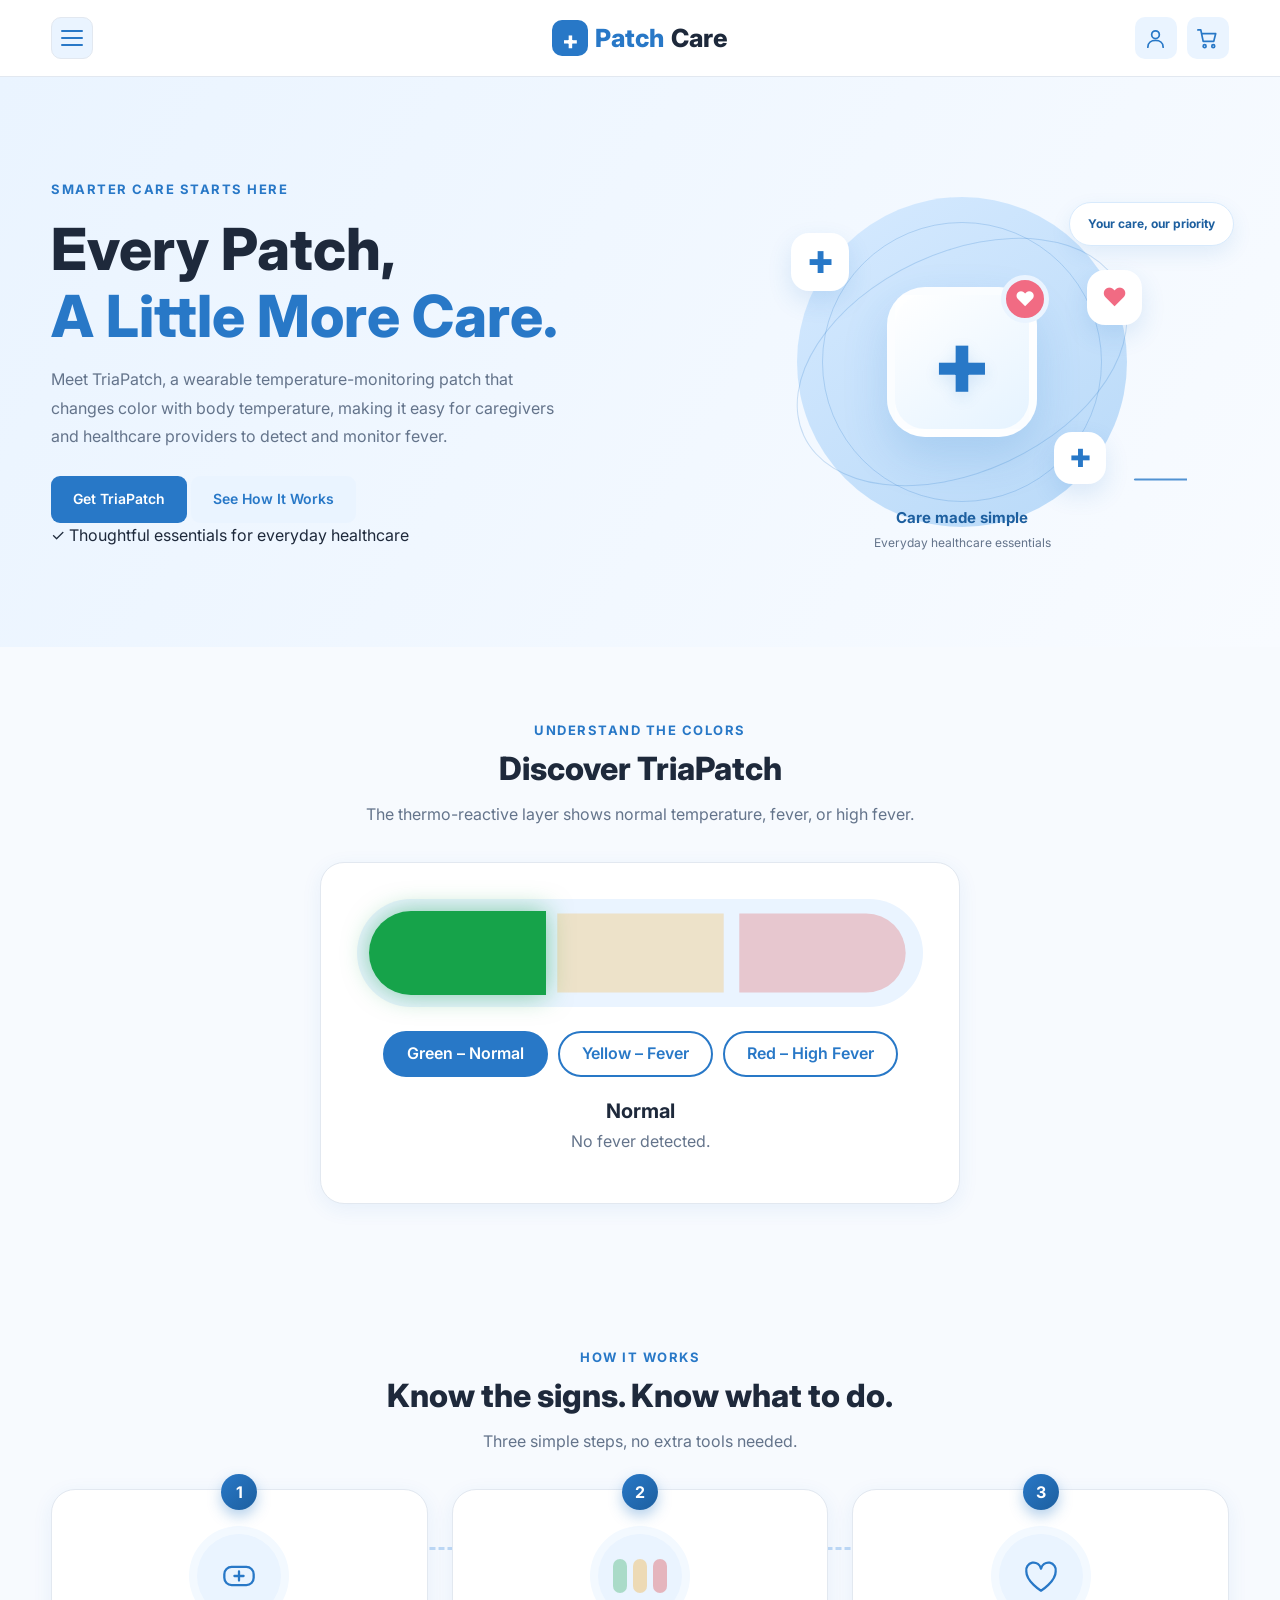
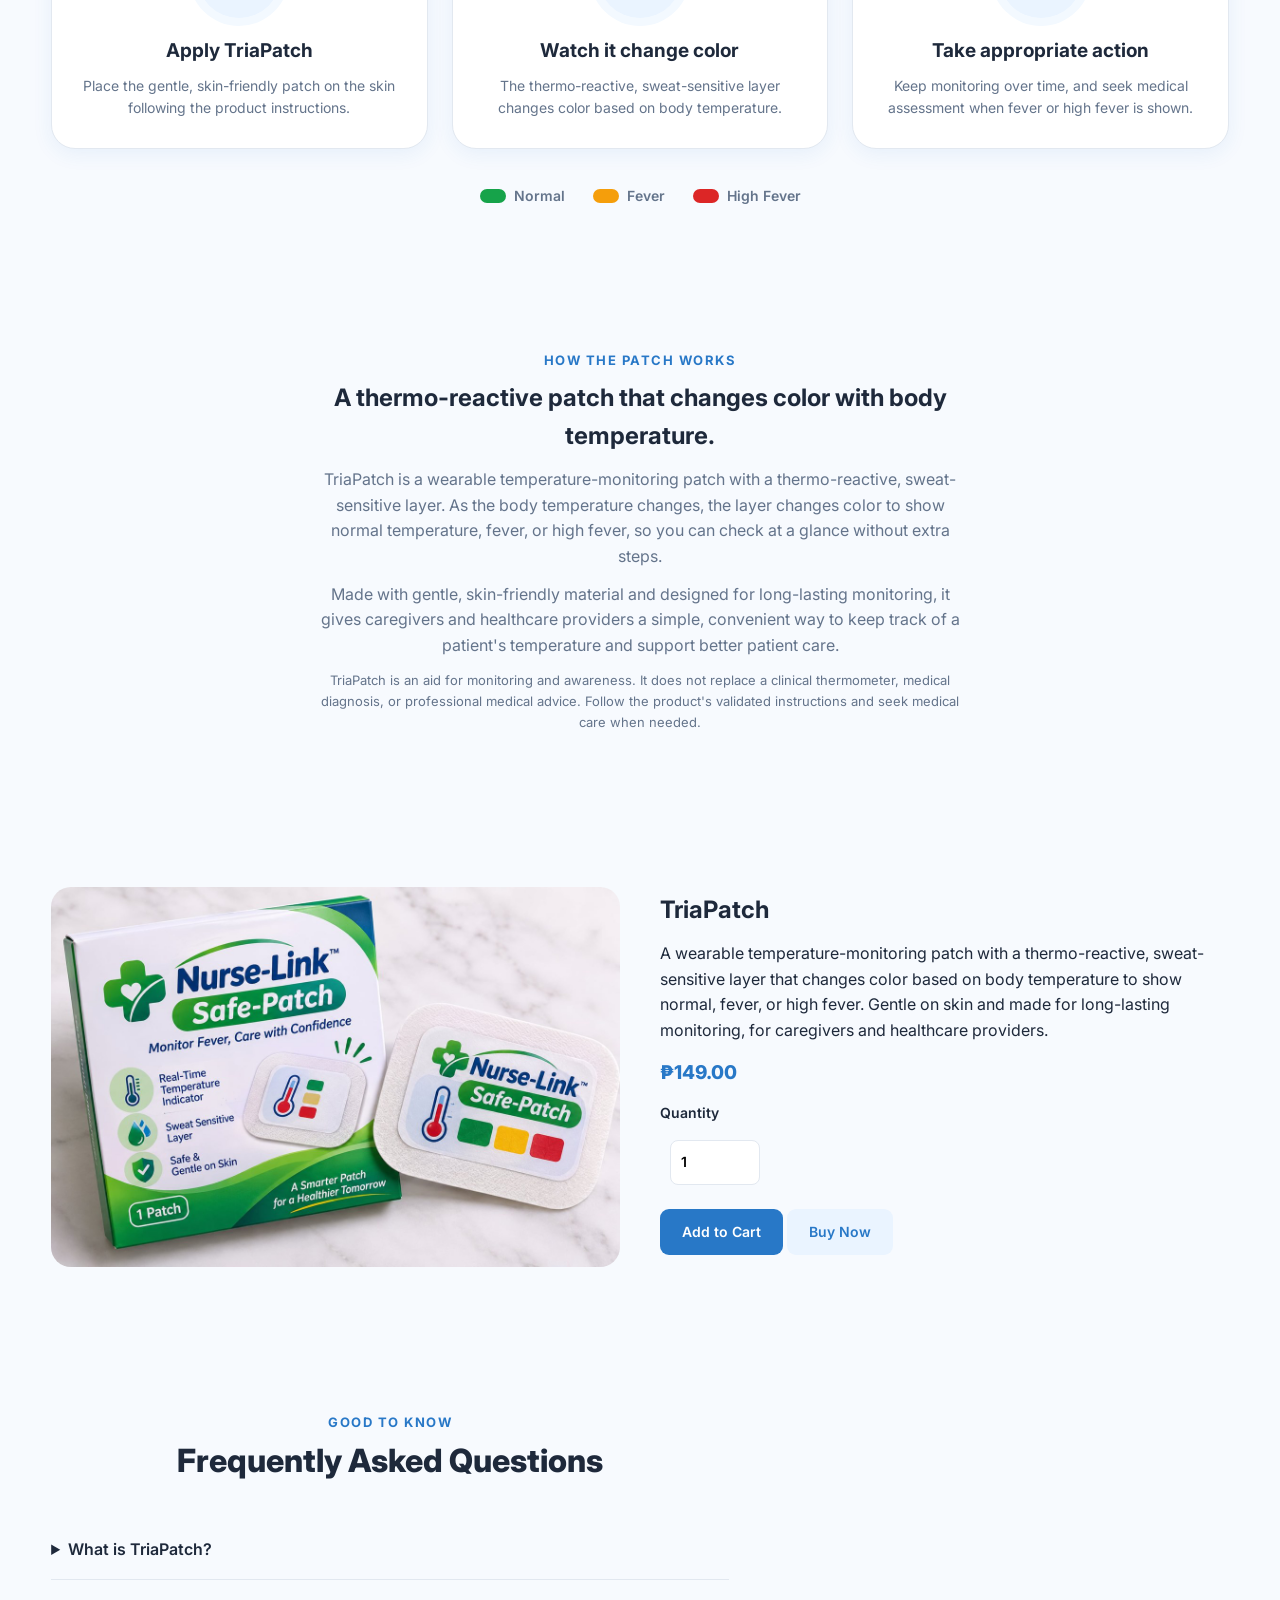
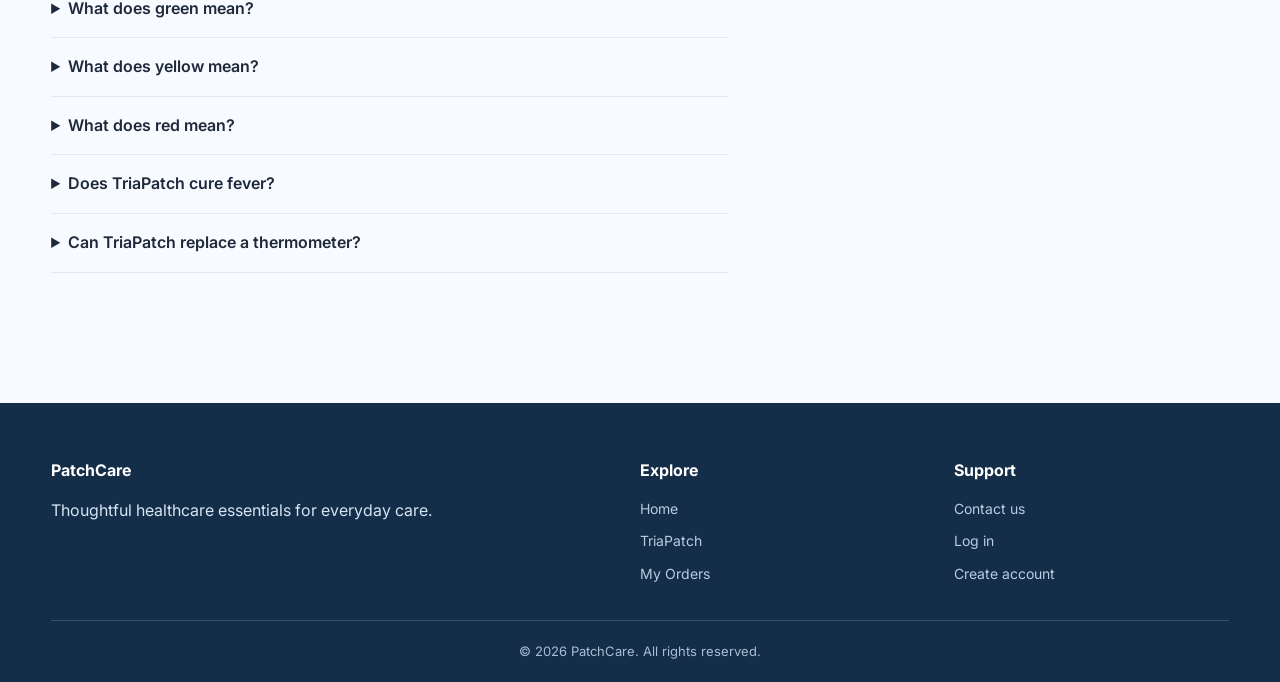
<file: patchcare/index.html>
<!DOCTYPE html>
<html lang="en">
<head>
    <meta charset="UTF-8">
    <meta name="viewport" content="width=device-width, initial-scale=1">
    <title>PatchCare | Fever Monitoring and Healthcare Essentials</title>
    <link rel="stylesheet" href="css/style.css">
    <link rel="stylesheet" href="css/triapatch.css">
    <link rel="stylesheet" href="css/responsive.css">
</head>
<body>
    <div id="site-header"></div>

    <main>
        <section class="hero container">
            <div class="hero-copy">
                <span class="eyebrow">SMARTER CARE STARTS HERE</span>
                <h1>Every Patch,<br><span>A Little More Care.</span></h1>
                <p>
                    Meet TriaPatch, a wearable temperature-monitoring patch that
                    changes color with body temperature, making it easy for
                    caregivers and healthcare providers to detect and monitor
                    fever.
                </p>
                <div class="hero-actions">
                    <a class="btn" href="#buy">Get TriaPatch</a>
                    <a class="btn btn-light" href="#how">See How It Works</a>
                </div>
                <div class="hero-note">
                    <span class="check">✓</span>
                    Thoughtful essentials for everyday healthcare
                </div>
            </div>

            <div class="hero-art">
                <div class="hero-circle"></div>
                <div class="medical-visual">
                    <div class="medical-orbit orbit-one"></div>
                    <div class="medical-orbit orbit-two"></div>
                    <div class="medical-center">
                        <span class="medical-cross">+</span>
                        <span class="medical-heart">♥</span>
                    </div>
                    <div class="medical-float float-cross">✚</div>
                    <div class="medical-float float-heart">♥</div>
                    <div class="medical-float float-pill">✚</div>
                    <div class="heartbeat-line">
                        <svg viewBox="0 0 500 100" preserveAspectRatio="none">
                            <polyline points="0,50 100,50 130,50 150,20 170,80 195,5 220,65 245,50 500,50"/>
                        </svg>
                    </div>
                    <div class="medical-caption">
                        <strong>Care made simple</strong>
                        <small>Everyday healthcare essentials</small>
                    </div>
                </div>
                <span class="float-tag">Your care, our priority</span>
            </div>
        </section>

        <section class="section container tria-demo" id="colors">
            <div class="section-heading">
                <div>
                    <span class="eyebrow">UNDERSTAND THE COLORS</span>
                    <h2>Discover TriaPatch</h2>
                    <p>The thermo-reactive layer shows normal temperature, fever, or high fever.</p>
                </div>
            </div>

            <div class="demo-card">
                <div class="patch" id="patch" data-state="green">
                    <span class="seg g"></span>
                    <span class="seg y"></span>
                    <span class="seg r"></span>
                </div>

                <div class="demo-tabs" role="tablist" aria-label="TriaPatch fever indicators">
                    <button type="button" role="tab" data-s="green">Green – Normal</button>
                    <button type="button" role="tab" data-s="yellow">Yellow – Fever</button>
                    <button type="button" role="tab" data-s="red">Red – High Fever</button>
                </div>

                <div class="demo-msg" aria-live="polite">
                    <strong id="demo-title">Normal</strong>
                    <span id="demo-text">No fever detected.</span>
                </div>
            </div>
        </section>

        <section class="section container tria-how" id="how">
            <div class="section-heading">
                <div>
                    <span class="eyebrow">HOW IT WORKS</span>
                    <h2>Know the signs. Know what to do.</h2>
                    <p>Three simple steps, no extra tools needed.</p>
                </div>
            </div>

            <div class="tria-steps">
                <article>
                    <span class="step-n">1</span>
                    <div class="step-icon" aria-hidden="true">
                        <svg viewBox="0 0 48 48" fill="none" stroke="currentColor" stroke-width="2.5" stroke-linecap="round" stroke-linejoin="round">
                            <rect x="8" y="14" width="32" height="20" rx="8"/>
                            <path d="M19 24h10M24 19v10"/>
                        </svg>
                    </div>
                    <h3>Apply TriaPatch</h3>
                    <p>Place the gentle, skin-friendly patch on the skin following the product instructions.</p>
                </article>

                <article>
                    <span class="step-n">2</span>
                    <div class="step-icon step-icon-colors" aria-hidden="true">
                        <span class="dot dg"></span>
                        <span class="dot dy"></span>
                        <span class="dot dr"></span>
                    </div>
                    <h3>Watch it change color</h3>
                    <p>The thermo-reactive, sweat-sensitive layer changes color based on body temperature.</p>
                </article>

                <article>
                    <span class="step-n">3</span>
                    <div class="step-icon" aria-hidden="true">
                        <svg viewBox="0 0 48 48" fill="none" stroke="currentColor" stroke-width="2.5" stroke-linecap="round" stroke-linejoin="round">
                            <path d="M24 40S8 30 8 19a8 8 0 0 1 16-3 8 8 0 0 1 16 3c0 11-16 21-16 21z"/>
                        </svg>
                    </div>
                    <h3>Take appropriate action</h3>
                    <p>Keep monitoring over time, and seek medical assessment when fever or high fever is shown.</p>
                </article>
            </div>

            <div class="tria-legend">
                <span><i class="lg g"></i>Normal</span>
                <span><i class="lg y"></i>Fever</span>
                <span><i class="lg r"></i>High Fever</span>
            </div>
        </section>

        <section class="section category-section">
            <div class="container tria-story tria-story-text">
                <div>
                    <span class="eyebrow">HOW THE PATCH WORKS</span>
                    <h2>A thermo-reactive patch that changes color with body temperature.</h2>
                    <p>
                        TriaPatch is a wearable temperature-monitoring patch
                        with a thermo-reactive, sweat-sensitive layer. As the
                        body temperature changes, the layer changes color to
                        show normal temperature, fever, or high fever, so you
                        can check at a glance without extra steps.
                    </p>
                    <p>
                        Made with gentle, skin-friendly material and designed
                        for long-lasting monitoring, it gives caregivers and
                        healthcare providers a simple, convenient way to keep
                        track of a patient's temperature and support better
                        patient care.
                    </p>
                    <p class="tria-fine">
                        TriaPatch is an aid for monitoring and awareness.
                        It does not replace a clinical thermometer, medical
                        diagnosis, or professional medical advice. Follow the
                        product's validated instructions and seek medical care
                        when needed.
                    </p>
                </div>
            </div>
        </section>

        <section class="section container tria-buy" id="buy">
            <img src="assets/images/products/Triapatch.jpg"
                 alt="Safe-Patch temperature-monitoring patch with its box"
                 loading="lazy">

            <div class="tria-buy-info">
                <h2 id="buy-name"></h2>
                <p id="buy-desc"></p>
                <div class="product-price" id="buy-price"></div>

                <label>Quantity
                    <input class="quantity-input"
                           id="detail-quantity"
                           type="number"
                           min="1"
                           value="1">
                </label>

                <div class="hero-actions">
                    <button class="btn" type="button" data-add-cart="1">
                        Add to Cart
                    </button>
                    <button class="btn btn-light" type="button" id="buy-now">
                        Buy Now
                    </button>
                </div>
            </div>
        </section>

        <section class="section container tria-faq">
            <div class="section-heading">
                <div>
                    <span class="eyebrow">GOOD TO KNOW</span>
                    <h2>Frequently Asked Questions</h2>
                </div>
            </div>

            <details>
                <summary>What is TriaPatch?</summary>
                <p>
                    TriaPatch is a wearable temperature-monitoring patch with a
                    thermo-reactive, sweat-sensitive layer that changes color
                    based on body temperature to show normal, fever, or high fever.
                </p>
            </details>

            <details>
                <summary>What does green mean?</summary>
                <p>Green means normal body temperature, with no fever shown by the indicator.</p>
            </details>

            <details>
                <summary>What does yellow mean?</summary>
                <p>Yellow indicates fever. Monitor the person's temperature and condition closely.</p>
            </details>

            <details>
                <summary>What does red mean?</summary>
                <p>Red indicates high fever. Seek prompt medical assessment or consult the Rural Health Unit (RHU).</p>
            </details>

            <details>
                <summary>Does TriaPatch cure fever?</summary>
                <p>
                    No. TriaPatch is intended for fever monitoring and alert
                    purposes. It does not treat or cure fever.
                </p>
            </details>

            <details>
                <summary>Can TriaPatch replace a thermometer?</summary>
                <p>
                    No. Use a clinical thermometer and follow healthcare
                    professional advice for accurate temperature assessment.
                </p>
            </details>
        </section>
    </main>

    <div id="site-footer"></div>

    <script src="js/products.js"></script>
    <script src="js/main.js"></script>
    <script src="js/triapatch.js"></script>
</body>
</html>
</file>
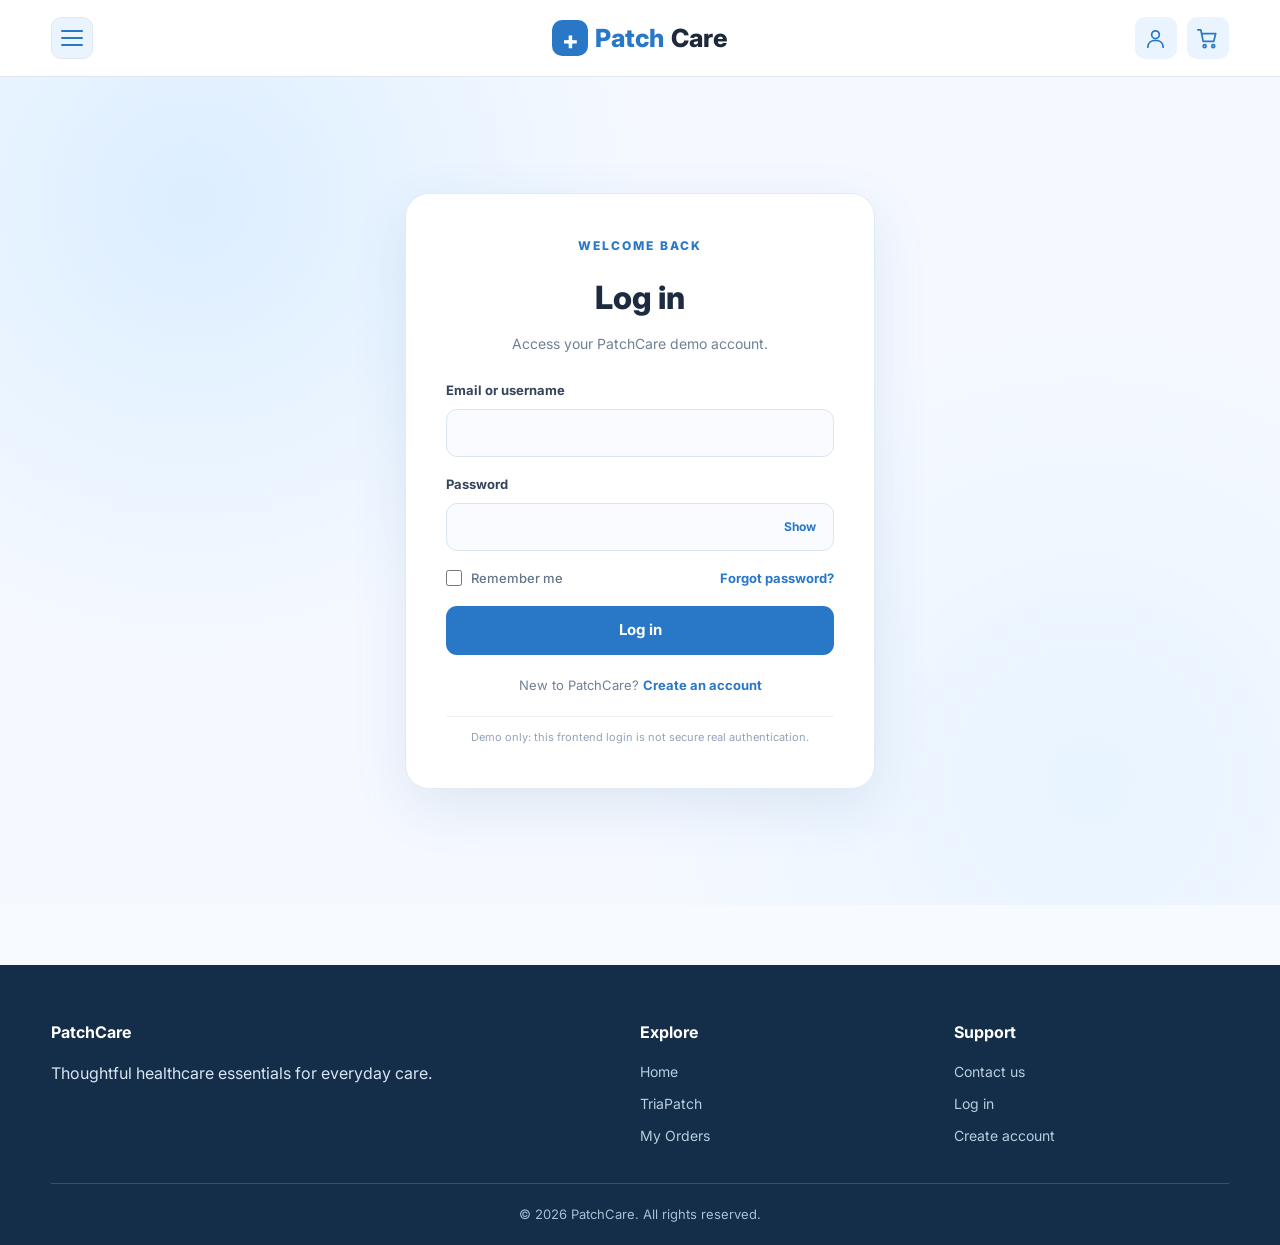
<file: patchcare/checkout.html>
<!DOCTYPE html>
<html lang="en">
<head>
    <meta charset="UTF-8">
    <meta name="viewport" content="width=device-width, initial-scale=1">
    <title>Checkout | PatchCare</title>
    <link rel="stylesheet" href="css/style.css">
    <link rel="stylesheet" href="css/responsive.css">
</head>
<body>
    <div id="site-header"></div>

    <main class="container page-main">
        <div class="page-intro">
            <span class="eyebrow">ALMOST THERE</span>
            <h1>Checkout</h1>
            <p>Enter your delivery details and review your order.</p>
        </div>

        <div id="checkout-content"></div>
    </main>

    <div id="site-footer"></div>

    <script src="js/products.js"></script>
    <script src="js/main.js"></script>
    <script src="js/checkout.js"></script>
</body>
</html>
</file>
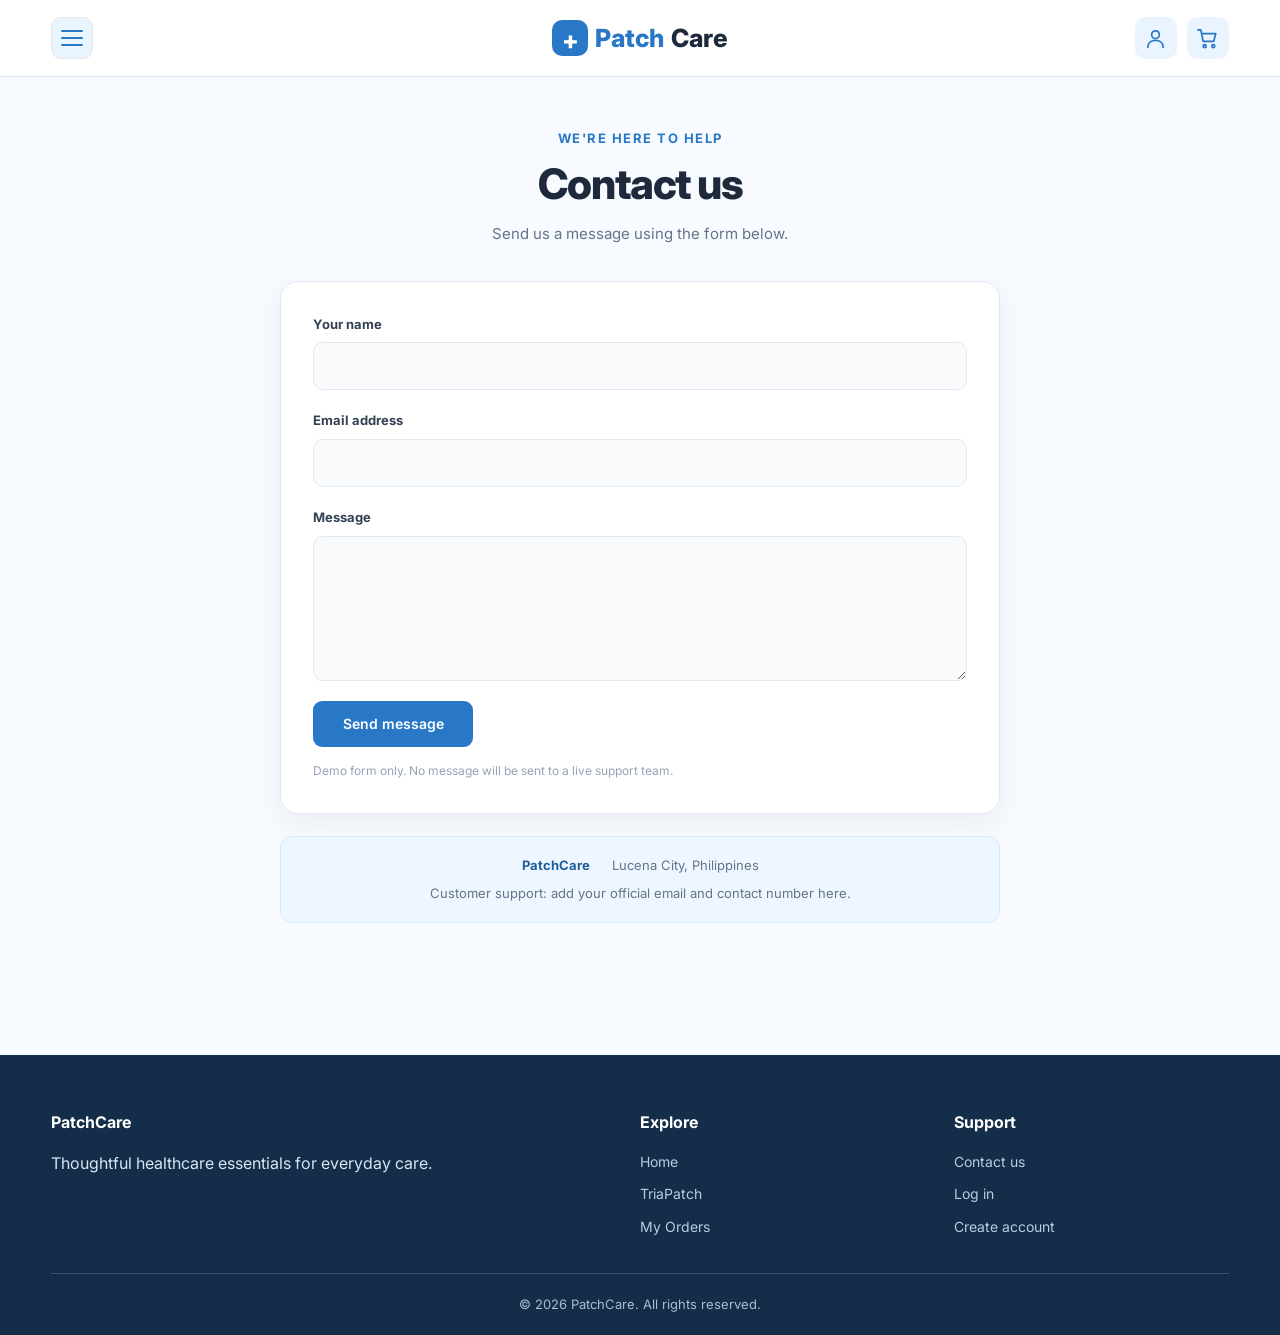
<file: patchcare/contact.html>
<!DOCTYPE html>
<html lang="en">
<head>
    <meta charset="UTF-8">
    <meta name="viewport" content="width=device-width, initial-scale=1">
    <title>Contact | PatchCare</title>
    <link rel="stylesheet" href="css/style.css">
    <link rel="stylesheet" href="css/responsive.css">
</head>
<body>
    <div id="site-header"></div>

    <main class="container page-main">
        <div class="page-intro">
            <span class="eyebrow">WE'RE HERE TO HELP</span>
            <h1>Contact us</h1>
            <p>Send us a message using the form below.</p>
        </div>

        <form class="content-card contact-form" id="contact-form">
            <label>Your name
                <input required name="name">
            </label>

            <label>Email address
                <input required type="email" name="email">
            </label>

            <label>Message
                <textarea required name="message" rows="5"></textarea>
            </label>

            <button class="btn" type="submit">Send message</button>
            <p class="notice">
                Demo form only. No message will be sent to a live support team.
            </p>
        </form>

        <div class="contact-meta">
            <strong>PatchCare</strong>
            <span>Lucena City, Philippines</span>
            <span>Customer support: add your official email and contact number here.</span>
        </div>
    </main>

    <div id="site-footer"></div>

    <script src="js/main.js"></script>
</body>
</html>
</file>
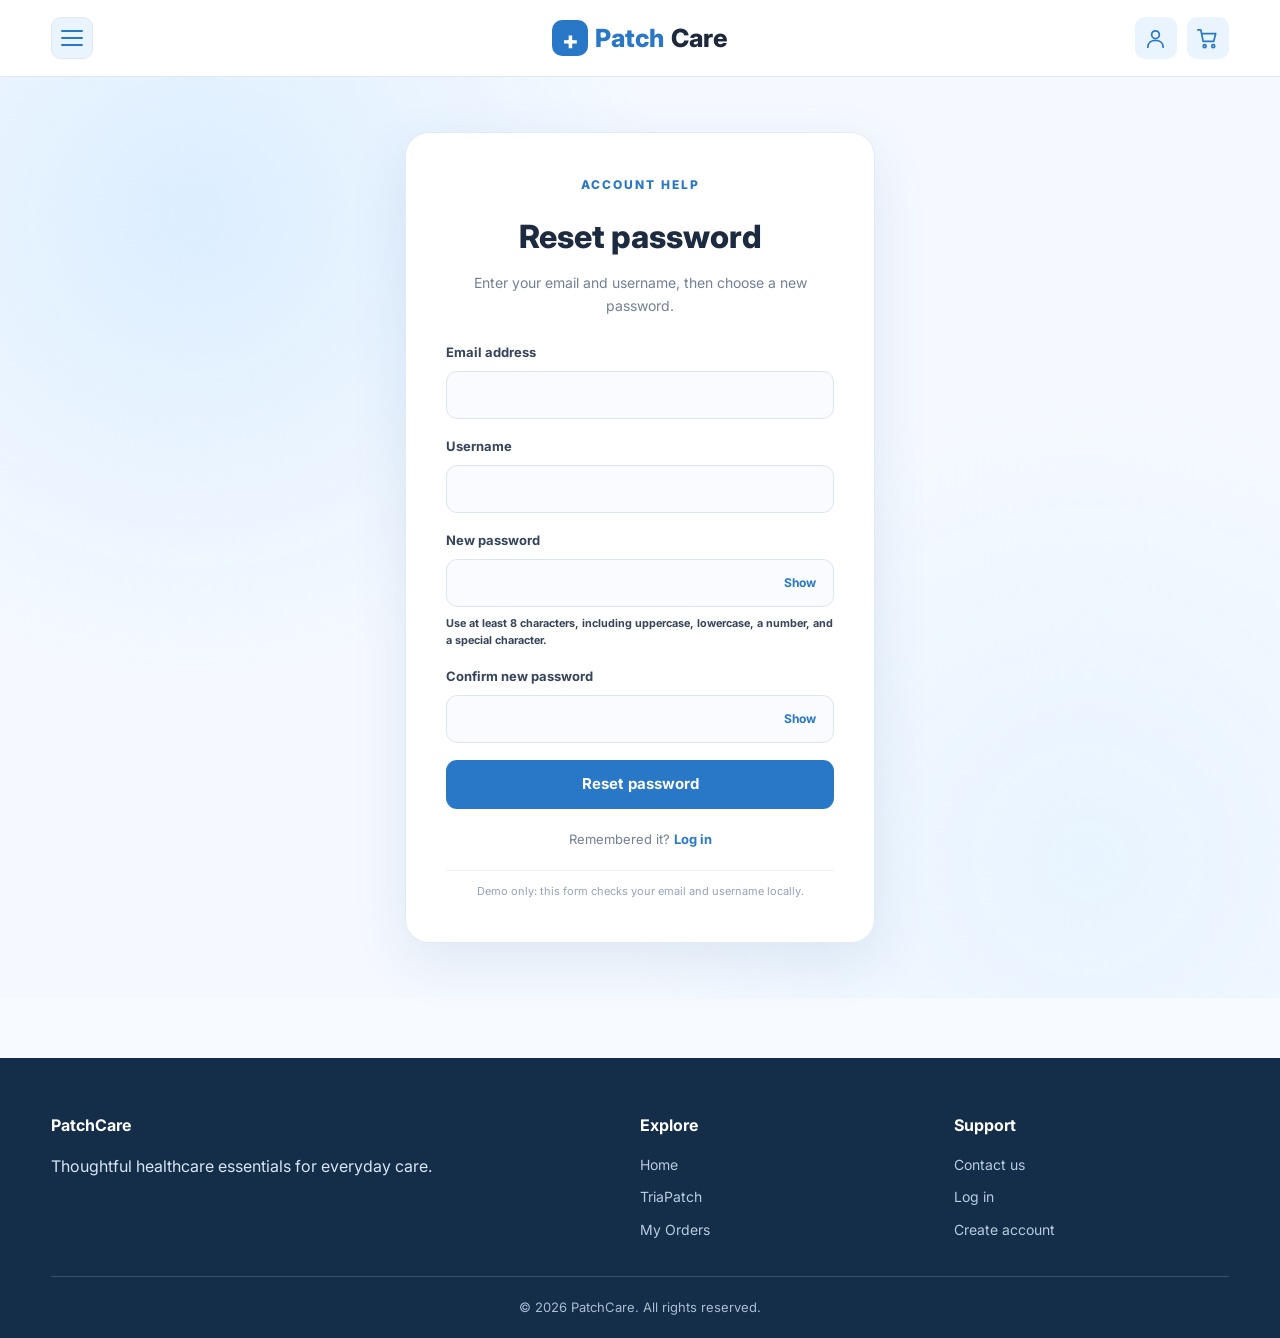
<file: patchcare/forgot-password.html>
<!DOCTYPE html>
<html lang="en">
<head>
    <meta charset="UTF-8">
    <meta name="viewport" content="width=device-width, initial-scale=1">
    <title>Reset password | PatchCare</title>
    <link rel="stylesheet" href="css/style.css">
    <link rel="stylesheet" href="css/auth.css">
    <link rel="stylesheet" href="css/responsive.css">
</head>
<body>
    <div id="site-header"></div>

    <main class="auth-wrap">
        <form class="auth-card" id="forgot-form">
            <span class="eyebrow">ACCOUNT HELP</span>
            <h1>Reset password</h1>
            <p>Enter your email and username, then choose a new password.</p>

            <label>Email address
                <input name="email" type="email" required autocomplete="email">
            </label>

            <label>Username
                <input name="username" required autocomplete="username">
            </label>

            <label>New password
                <div class="password-wrap">
                    <input name="password" id="reset-password"
                           type="password" minlength="8"
                           required autocomplete="new-password">
                    <button type="button" class="password-toggle"
                            data-toggle="reset-password">Show</button>
                </div>
                <small class="password-help">
                    Use at least 8 characters, including uppercase,
                    lowercase, a number, and a special character.
                </small>
            </label>

            <label>Confirm new password
                <div class="password-wrap">
                    <input name="confirm" id="reset-confirm"
                           type="password" minlength="8"
                           required autocomplete="new-password">
                    <button type="button" class="password-toggle"
                            data-toggle="reset-confirm">Show</button>
                </div>
            </label>

            <button class="btn full-width" type="submit">Reset password</button>

            <p class="auth-foot">
                Remembered it? <a href="login.html">Log in</a>
            </p>

            <small class="notice">
                Demo only: this form checks your email and username locally.
            </small>
        </form>
    </main>

    <div id="site-footer"></div>
    <script src="js/main.js"></script>
    <script src="js/auth.js"></script>
</body>
</html>
</file>
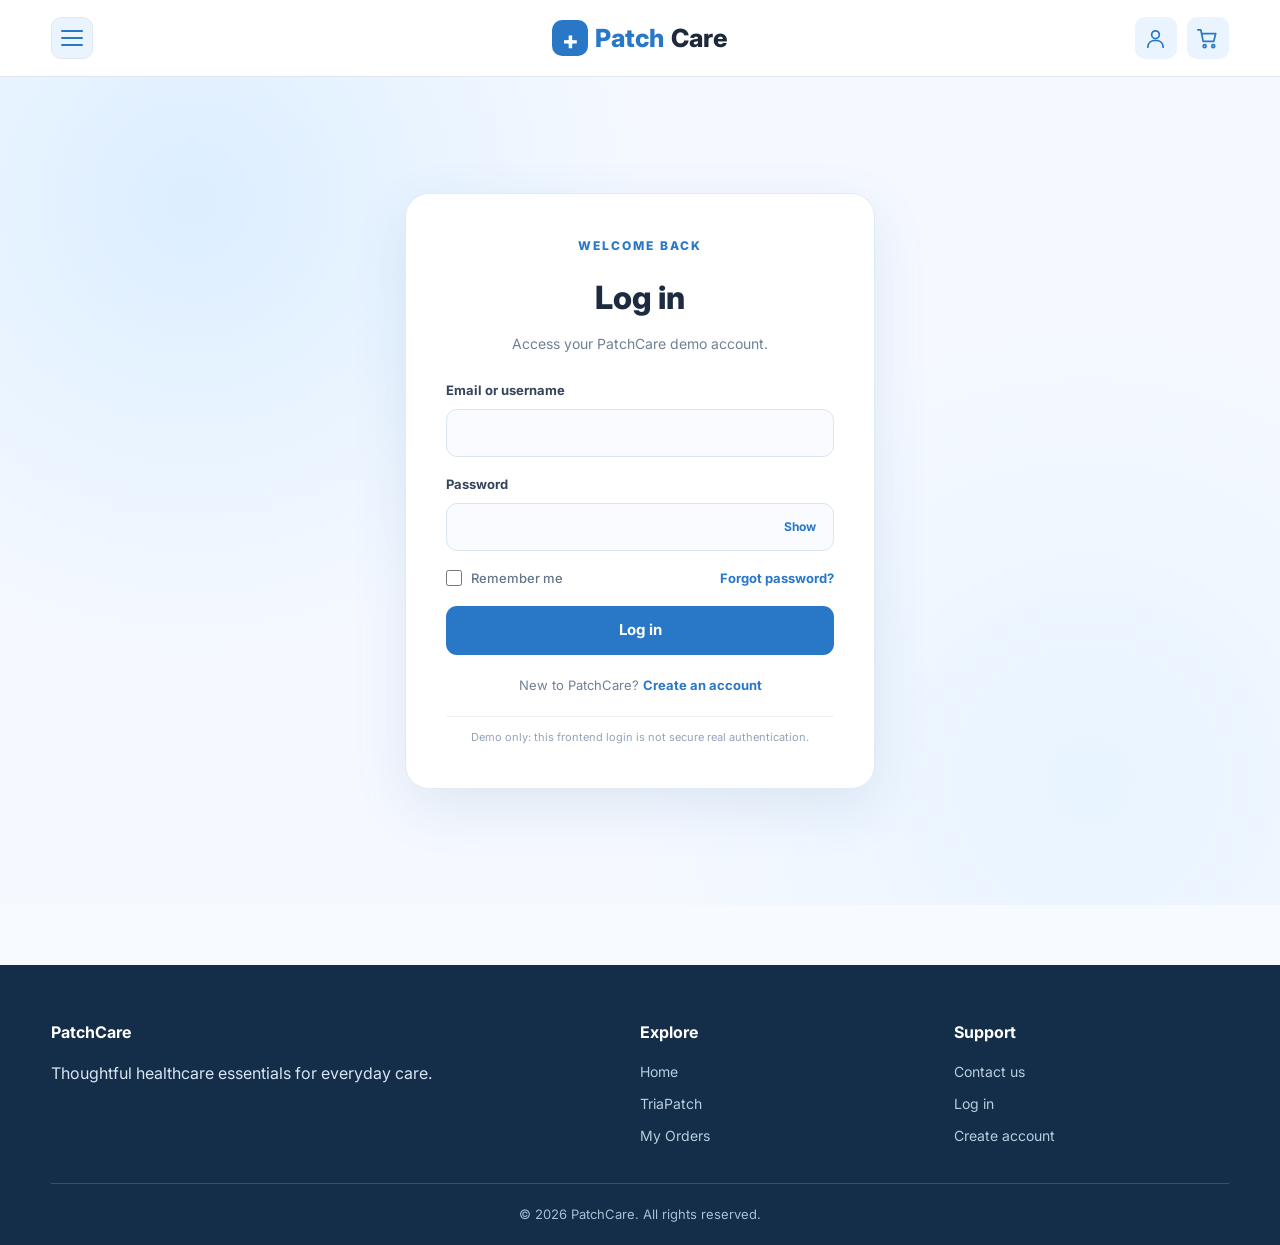
<file: patchcare/login.html>
<!DOCTYPE html>
<html lang="en">
<head>
    <meta charset="UTF-8">
    <meta name="viewport" content="width=device-width, initial-scale=1">
    <title>Log in | PatchCare</title>
    <link rel="stylesheet" href="css/style.css">
    <link rel="stylesheet" href="css/auth.css">
    <link rel="stylesheet" href="css/responsive.css">
</head>
<body>
    <div id="site-header"></div>

    <main class="auth-wrap">
        <form class="auth-card" id="login-form">
            <span class="eyebrow">WELCOME BACK</span>
            <h1>Log in</h1>
            <p>Access your PatchCare demo account.</p>

            <label>Email or username
                <input name="identity" required autocomplete="username">
            </label>

            <label>Password
                <div class="password-wrap">
                    <input name="password" id="login-password"
                           type="password" required
                           autocomplete="current-password">
                    <button type="button" class="password-toggle"
                            data-toggle="login-password">Show</button>
                </div>
            </label>

            <div class="auth-row">
                <label class="check-label">
                    <input type="checkbox" name="remember"> Remember me
                </label>
                <a class="forgot-link" href="forgot-password.html">Forgot password?</a>
            </div>

            <button class="btn full-width" type="submit">Log in</button>

            <p class="auth-foot">
                New to PatchCare? <a href="signup.html">Create an account</a>
            </p>

            <small class="notice">
                Demo only: this frontend login is not secure real authentication.
            </small>
        </form>
    </main>

    <div id="site-footer"></div>
    <script src="js/main.js"></script>
    <script src="js/auth.js"></script>
</body>
</html>
</file>
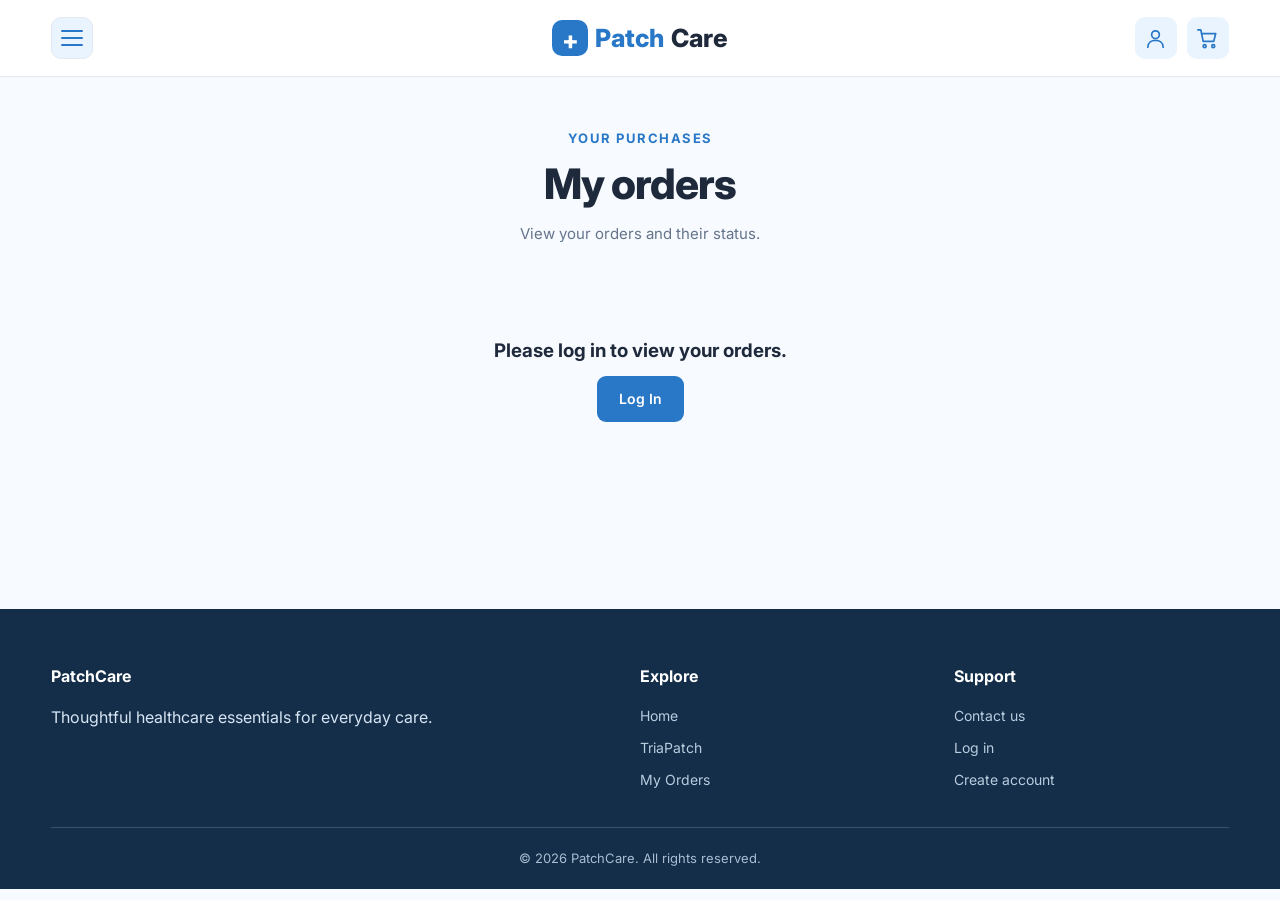
<file: patchcare/orders.html>
<!DOCTYPE html>
<html lang="en">
<head>
    <meta charset="UTF-8">
    <meta name="viewport" content="width=device-width, initial-scale=1">
    <title>My Orders | PatchCare</title>
    <link rel="stylesheet" href="css/style.css">
    <link rel="stylesheet" href="css/responsive.css">
</head>
<body>
    <div id="site-header"></div>

    <main class="container page-main">
        <div class="page-intro">
            <span class="eyebrow">YOUR PURCHASES</span>
            <h1>My orders</h1>
            <p>View your orders and their status.</p>
        </div>

        <div id="orders-content"></div>
    </main>

    <div id="site-footer"></div>

    <script src="js/products.js"></script>
    <script src="js/main.js"></script>
    <script src="js/auth.js"></script>
</body>
</html>
</file>
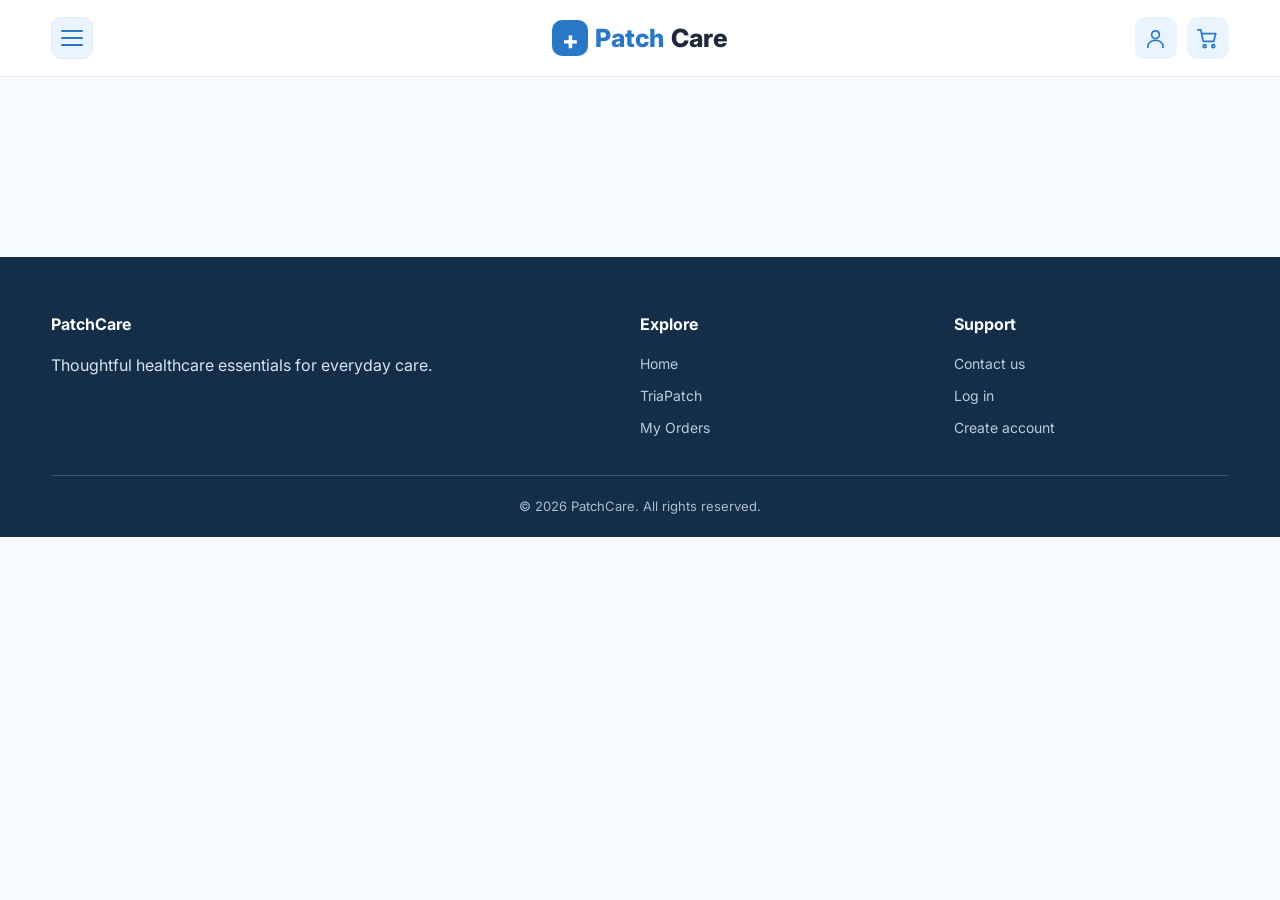
<file: patchcare/product-details.html>
<!DOCTYPE html>
<html lang="en">
<head>
    <meta charset="UTF-8">
    <meta name="viewport" content="width=device-width, initial-scale=1">
    <title>TriaPatch | PatchCare</title>
    <link rel="stylesheet" href="css/style.css">
    <link rel="stylesheet" href="css/responsive.css">
</head>
<body>
    <div id="site-header"></div>

    <main class="container page-main">
        <div id="product-details-content"></div>
    </main>

    <div id="site-footer"></div>

    <script src="js/products.js"></script>
    <script src="js/main.js"></script>
</body>
</html>
</file>
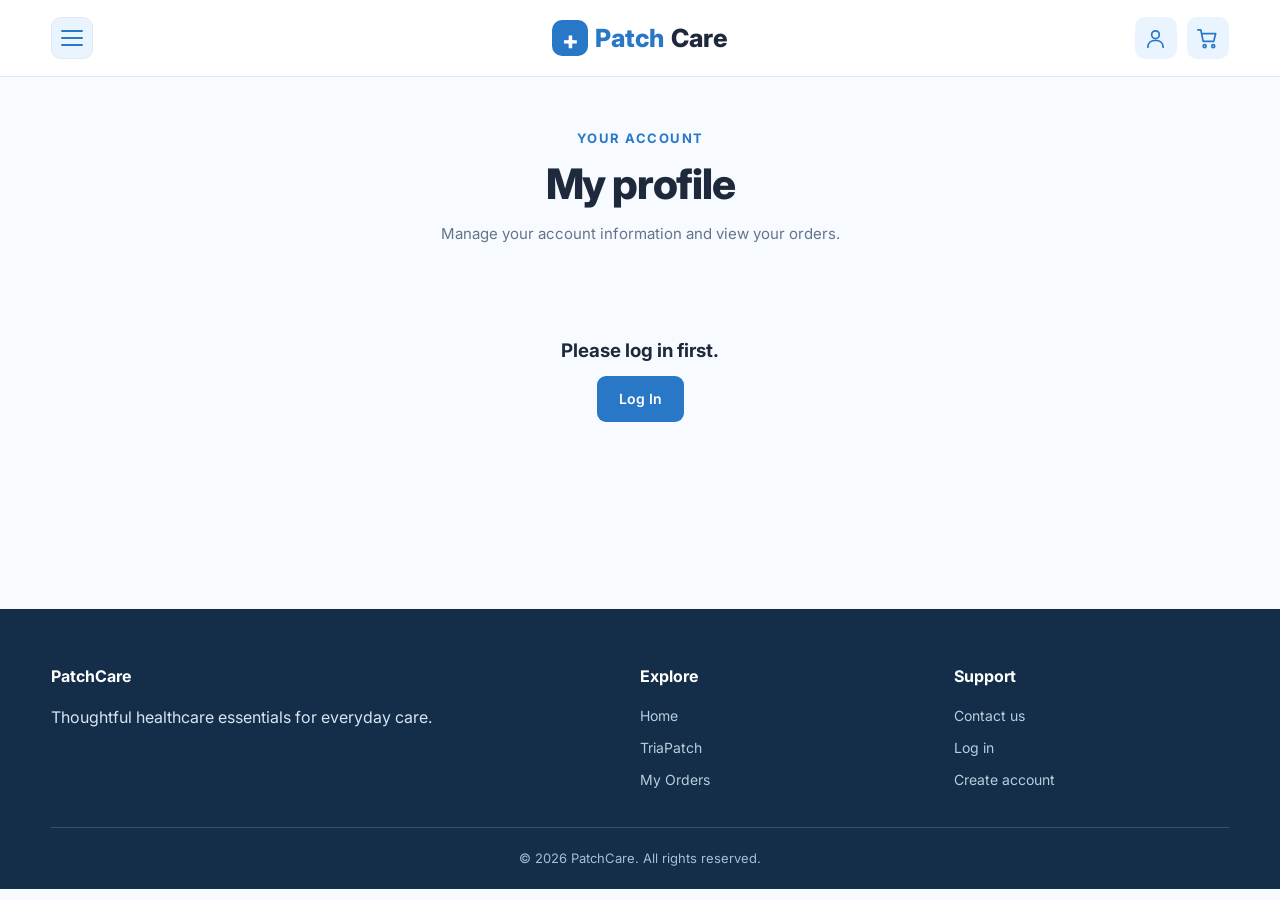
<file: patchcare/profile.html>
<!DOCTYPE html>
<html lang="en">
<head>
    <meta charset="UTF-8">
    <meta name="viewport" content="width=device-width, initial-scale=1">
    <title>My Profile | PatchCare</title>
    <link rel="stylesheet" href="css/style.css">
    <link rel="stylesheet" href="css/responsive.css">
</head>
<body>
    <div id="site-header"></div>

    <main class="container page-main">
        <div class="page-intro">
            <span class="eyebrow">YOUR ACCOUNT</span>
            <h1>My profile</h1>
            <p>Manage your account information and view your orders.</p>
        </div>

        <div id="profile-content"></div>
    </main>

    <div id="site-footer"></div>

    <script src="js/main.js"></script>
    <script src="js/auth.js"></script>
</body>
</html>
</file>
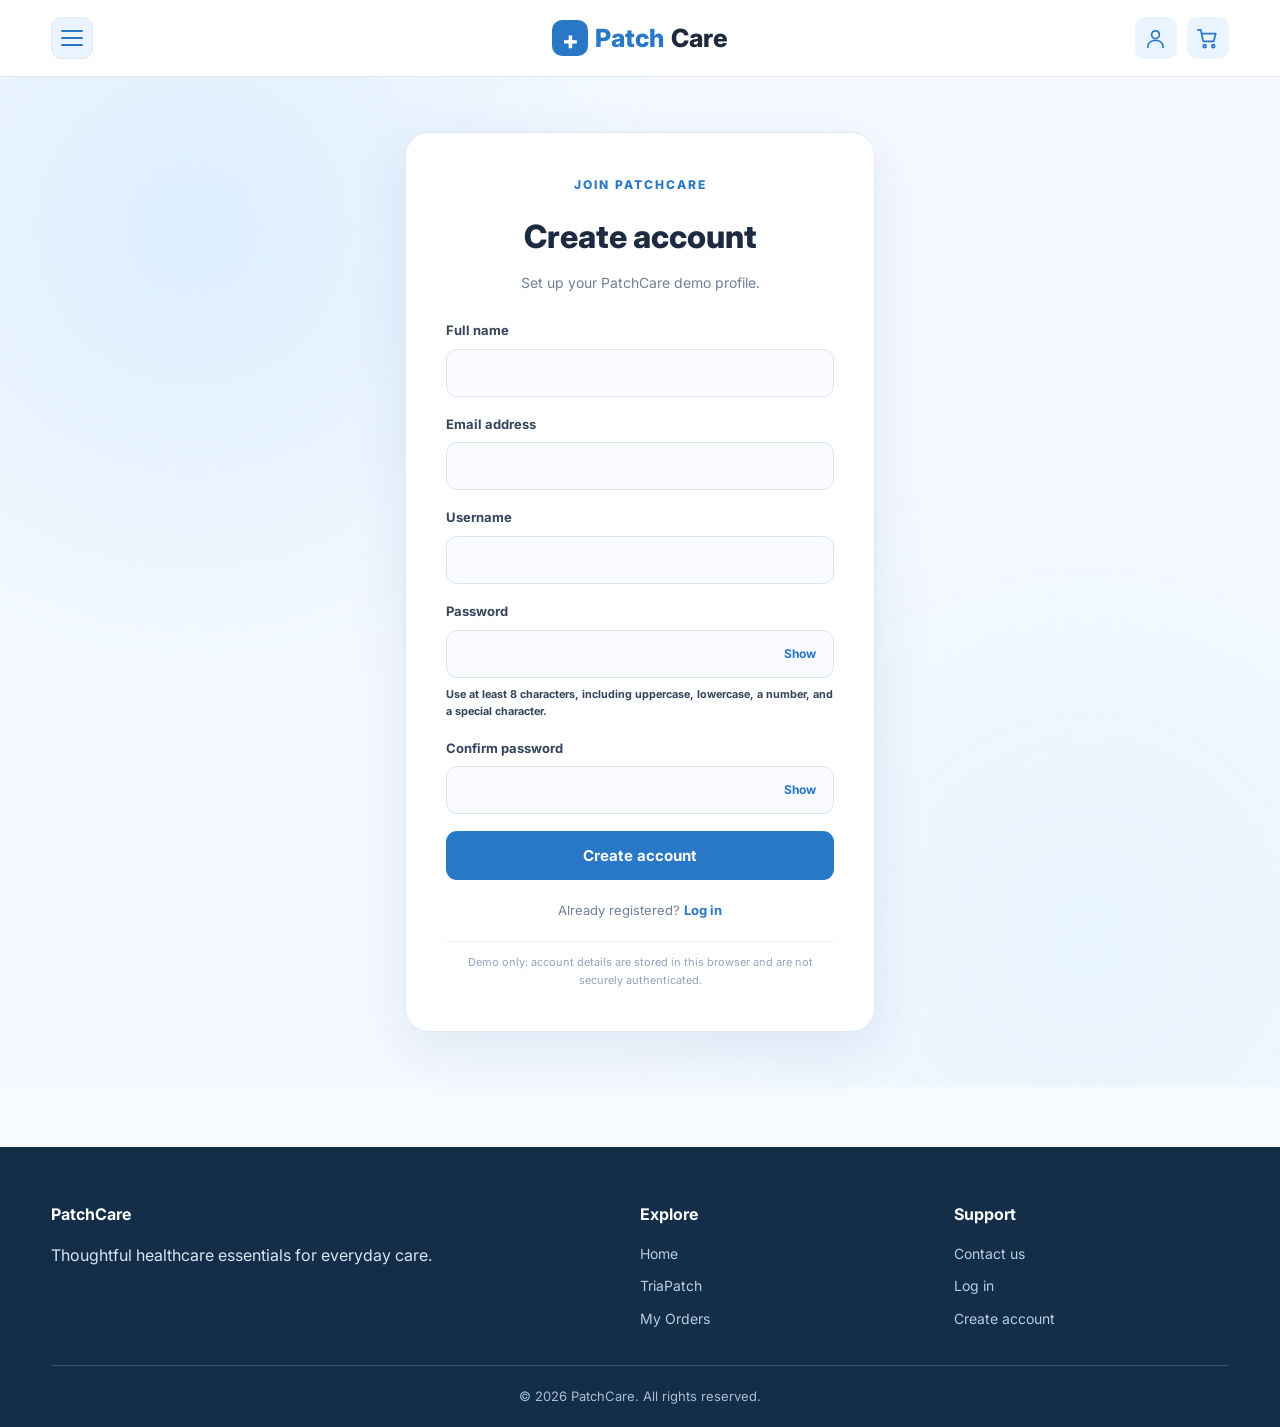
<file: patchcare/signup.html>
<!DOCTYPE html>
<html lang="en">
<head>
    <meta charset="UTF-8">
    <meta name="viewport" content="width=device-width, initial-scale=1">
    <title>Create account | PatchCare</title>
    <link rel="stylesheet" href="css/style.css">
    <link rel="stylesheet" href="css/auth.css">
    <link rel="stylesheet" href="css/responsive.css">
</head>
<body>
    <div id="site-header"></div>

    <main class="auth-wrap">
        <form class="auth-card" id="signup-form">
            <span class="eyebrow">JOIN PATCHCARE</span>
            <h1>Create account</h1>
            <p>Set up your PatchCare demo profile.</p>

            <label>Full name
                <input name="name" required>
            </label>

            <label>Email address
                <input name="email" type="email" required>
            </label>

            <label>Username
                <input name="username" required>
            </label>

            <label>Password
                <div class="password-wrap">
                    <input name="password" id="signup-password"
                           type="password" minlength="8"
                           required autocomplete="new-password">
                    <button type="button" class="password-toggle"
                            data-toggle="signup-password">Show</button>
                </div>
                <small class="password-help">
                    Use at least 8 characters, including uppercase,
                    lowercase, a number, and a special character.
                </small>
            </label>

            <label>Confirm password
                <div class="password-wrap">
                    <input name="confirm" id="signup-confirm"
                           type="password" minlength="8"
                           required autocomplete="new-password">
                    <button type="button" class="password-toggle"
                            data-toggle="signup-confirm">Show</button>
                </div>
            </label>

            <button class="btn full-width" type="submit">Create account</button>

            <p class="auth-foot">
                Already registered? <a href="login.html">Log in</a>
            </p>

            <small class="notice">
                Demo only: account details are stored in this browser and
                are not securely authenticated.
            </small>
        </form>
    </main>

    <div id="site-footer"></div>
    <script src="js/main.js"></script>
    <script src="js/auth.js"></script>
</body>
</html>
</file>
<file: patchcare/css/style.css>
/* ========================================
   PATCHCARE - MAIN STYLESHEET
======================================== */

@import url('https://fonts.googleapis.com/css2?family=Inter:wght@400;500;600;700;800&display=swap');

:root {
    --primary: #2878C7;
    --primary-dark: #1D5F9F;
    --light-blue: #EAF4FF;
    --background: #F7FAFE;
    --white: #FFFFFF;
    --dark: #1E293B;
    --gray: #64748B;
    --border: #E2E8F0;
    --success: #16A34A;
    --danger: #DC2626;
    --radius: 14px;
    --shadow: 0 5px 20px rgba(40, 120, 199, 0.08);
}

* {
    margin: 0;
    padding: 0;
    box-sizing: border-box;
}

html {
    scroll-behavior: smooth;
}

body {
    font-family: 'Inter', sans-serif;
    background: var(--background);
    color: var(--dark);
    line-height: 1.6;
}

a {
    text-decoration: none;
    color: inherit;
}

button, input, select, textarea {
    font: inherit;
}

button {
    cursor: pointer;
}

img {
    max-width: 100%;
    display: block;
}

.container {
    width: 90%;
    max-width: 1200px;
    margin: auto;
}

/* HEADER */

#site-header {
    background: var(--white);
    border-bottom: 1px solid var(--border);
    position: sticky;
    top: 0;
    z-index: 1000;
}

.site-header {
    min-height: 76px;
    display: flex;
    align-items: center;
    justify-content: space-between;
    gap: 25px;
}

.logo {
    font-size: 25px;
    font-weight: 800;
    color: var(--primary);
    display: flex;
    align-items: center;
    gap: 7px;
}

.logo span:last-child {
    color: var(--dark);
}

.logo-icon {
    width: 36px;
    height: 36px;
    border-radius: 10px;
    background: var(--primary);
    color: white;
    display: grid;
    place-items: center;
}

.nav-links {
    display: flex;
    align-items: center;
    gap: 27px;
}

.nav-links a {
    font-size: 14px;
    font-weight: 600;
    color: var(--gray);
    transition: .3s;
}

.nav-links a:hover,
.nav-links a.active {
    color: var(--primary);
}

.nav-actions {
    display: flex;
    align-items: center;
    gap: 10px;
}

/* BUTTONS */

.btn {
    display: inline-flex;
    justify-content: center;
    align-items: center;
    gap: 8px;
    padding: 12px 22px;
    border: none;
    border-radius: 9px;
    background: var(--primary);
    color: white;
    font-weight: 600;
    font-size: 14px;
    transition: .3s;
}

.btn:hover {
    background: var(--primary-dark);
    transform: translateY(-2px);
}

.btn-light {
    background: var(--light-blue);
    color: var(--primary);
}

.btn-light:hover {
    background: #D8EAFC;
    color: var(--primary-dark);
}

.btn-small {
    padding: 9px 16px;
}

/* HERO SECTION */

.hero {
    background: linear-gradient(120deg, #EAF4FF, #F8FBFF);
    padding: 85px 0;
}

.hero-content {
    display: grid;
    grid-template-columns: 1.1fr .9fr;
    align-items: center;
    gap: 50px;
}

.hero h1 {
    font-size: clamp(36px, 5vw, 58px);
    line-height: 1.15;
    margin: 15px 0;
    font-weight: 800;
}

.hero h1 span {
    color: var(--primary);
}

.hero p {
    color: var(--gray);
    font-size: 16px;
    max-width: 520px;
    margin-bottom: 25px;
}

.eyebrow {
    color: var(--primary);
    font-size: 13px;
    font-weight: 700;
    text-transform: uppercase;
    letter-spacing: 1.5px;
}

.hero-image {
    min-height: 350px;
    background: #DCEEFF;
    border-radius: 25px;
    display: grid;
    place-items: center;
    overflow: hidden;
}

/* SECTION */

.section {
    padding: 70px 0;
}

.section-heading {
    text-align: center;
    margin-bottom: 35px;
}

.section-heading h2 {
    font-size: 32px;
    font-weight: 800;
    margin-bottom: 8px;
}

.section-heading p {
    color: var(--gray);
}

/* CATEGORIES */

.category-grid {
    display: grid;
    grid-template-columns: repeat(5, 1fr);
    gap: 18px;
}

.category-card {
    background: var(--white);
    border: 1px solid var(--border);
    border-radius: var(--radius);
    padding: 25px 15px;
    text-align: center;
    transition: .3s;
}

.category-card:hover {
    border-color: var(--primary);
    transform: translateY(-5px);
    box-shadow: var(--shadow);
}

.category-icon {
    width: 55px;
    height: 55px;
    background: var(--light-blue);
    color: var(--primary);
    border-radius: 15px;
    display: grid;
    place-items: center;
    font-size: 27px;
    margin: 0 auto 15px;
}

.category-card h3 {
    font-size: 15px;
    margin-bottom: 5px;
}

.category-card p {
    color: var(--gray);
    font-size: 12px;
}

/* PRODUCT GRID */

.product-grid {
    display: grid;
    grid-template-columns: repeat(4, 1fr);
    gap: 22px;
}

.product-card {
    background: var(--white);
    border: 1px solid var(--border);
    border-radius: var(--radius);
    overflow: hidden;
    transition: .3s;
}

.product-card:hover {
    transform: translateY(-5px);
    box-shadow: var(--shadow);
}

.product-image {
    height: 220px;
    background: #EDF5FD;
    display: grid;
    place-items: center;
    overflow: hidden;
}

.product-image img {
    width: 100%;
    height: 100%;
    object-fit: cover;
}

.medical-cross {
    font-size: 65px;
    color: var(--primary);
}

.product-info {
    padding: 20px;
}

.product-category {
    font-size: 11px;
    font-weight: 700;
    color: var(--primary);
    text-transform: uppercase;
    letter-spacing: .7px;
}

.product-info h3 {
    font-size: 16px;
    margin: 8px 0;
}

.product-info p {
    font-size: 13px;
    color: var(--gray);
    min-height: 42px;
    margin-bottom: 12px;
}

.product-price {
    font-size: 19px;
    font-weight: 800;
    color: var(--primary);
    margin-bottom: 15px;
}

.product-info .btn {
    width: 100%;
}

/* SHOP */

.shop-layout {
    padding: 55px 0;
}

.shop-toolbar {
    display: flex;
    align-items: center;
    justify-content: space-between;
    gap: 15px;
    flex-wrap: wrap;
    margin-bottom: 25px;
}

.shop-filters {
    display: flex;
    gap: 12px;
    flex-wrap: wrap;
}

.shop-filters input,
.shop-filters select,
.form-group input,
.form-group textarea,
.form-group select {
    padding: 12px 15px;
    border: 1px solid var(--border);
    border-radius: 9px;
    background: white;
    outline: none;
    min-width: 150px;
}

.shop-filters input:focus,
.shop-filters select:focus,
.form-group input:focus {
    border-color: var(--primary);
}

.hidden {
    display: none !important;
}

#results-count {
    color: var(--gray);
    font-size: 14px;
    margin-bottom: 20px;
}

/* PRODUCT DETAILS */

.product-detail-layout {
    display: grid;
    grid-template-columns: 1fr 1fr;
    gap: 55px;
    align-items: center;
    padding: 60px 0;
}

.product-detail-image {
    min-height: 400px;
    background: #EAF4FF;
    border-radius: 20px;
    display: grid;
    place-items: center;
    overflow: hidden;
}

.product-detail-image img {
    width: 100%;
    height: 100%;
    object-fit: cover;
}

.product-detail-info h1 {
    font-size: 35px;
    margin: 12px 0;
}

.product-detail-info p {
    color: var(--gray);
    margin: 15px 0;
}

.detail-price {
    font-size: 28px;
    color: var(--primary);
    font-weight: 800;
    margin: 20px 0;
}

.quantity-input {
    width: 90px;
    padding: 10px;
    border: 1px solid var(--border);
    border-radius: 8px;
    margin: 10px;
}

/* FORMS */

.form-container {
    width: 90%;
    max-width: 480px;
    margin: 60px auto;
    background: white;
    padding: 35px;
    border-radius: 18px;
    box-shadow: var(--shadow);
}

.form-container h1,
.form-container h2 {
    text-align: center;
    margin-bottom: 10px;
}

.form-container > p {
    color: var(--gray);
    text-align: center;
    margin-bottom: 25px;
}

.form-group {
    margin-bottom: 18px;
}

.form-group label {
    display: block;
    font-size: 13px;
    font-weight: 600;
    margin-bottom: 7px;
}

.form-group input,
.form-group textarea,
.form-group select {
    width: 100%;
}

.form-container .btn {
    width: 100%;
}

/* CART AND CHECKOUT */

.cart-container {
    padding: 55px 0;
}

.cart-item {
    display: flex;
    align-items: center;
    justify-content: space-between;
    gap: 20px;
    background: white;
    padding: 20px;
    border-radius: 12px;
    border: 1px solid var(--border);
    margin-bottom: 15px;
}

.cart-summary {
    background: white;
    padding: 25px;
    border-radius: var(--radius);
    border: 1px solid var(--border);
    margin-top: 25px;
}

.cart-summary h3 {
    margin-bottom: 15px;
}

.cart-total {
    display: flex;
    justify-content: space-between;
    font-weight: 800;
    font-size: 20px;
    margin: 15px 0;
}

/* EMPTY STATE */

.empty-content,
.empty-state {
    text-align: center;
    padding: 55px 20px;
    color: var(--gray);
}

.empty-content h3,
.empty-state h3 {
    color: var(--dark);
    margin-bottom: 10px;
}

/* FOOTER */

.site-footer {
    background: #142D48;
    color: #D6E5F4;
    padding: 55px 0 20px;
    margin-top: 60px;
}

.footer-grid {
    display: grid;
    grid-template-columns: 2fr 1fr 1fr;
    gap: 40px;
    padding-bottom: 35px;
}

.footer-grid h3 {
    color: white;
    margin-bottom: 15px;
    font-size: 16px;
}

.footer-links {
    display: flex;
    flex-direction: column;
    gap: 10px;
}

.footer-links a {
    color: #B9CDE0;
    font-size: 14px;
}

.footer-links a:hover {
    color: white;
}

.footer-bottom {
    border-top: 1px solid #36516C;
    padding-top: 20px;
    text-align: center;
    font-size: 13px;
    color: #A9BED3;
}

/* UTILITIES */

.text-center {
    text-align: center;
}

.text-primary {
    color: var(--primary);
}

.mt-20 {
    margin-top: 20px;
}

.mb-20 {
    margin-bottom: 20px;
}



/* CHECKOUT LAYOUT */

.checkout-layout {
    display: grid;
    grid-template-columns: 1.3fr .9fr;
    gap: 35px;
    padding: 35px 0 60px;
    align-items: start;
}

.checkout-products,
.checkout-form-section {
    background: white;
    border: 1px solid var(--border);
    border-radius: 14px;
    padding: 25px;
}

.checkout-products h2,
.checkout-form-section h2 {
    font-size: 21px;
    margin-bottom: 22px;
}

.checkout-item-info {
    flex: 1;
}

.checkout-item-actions {
    display: flex;
    flex-direction: column;
    align-items: flex-end;
    gap: 10px;
}

.checkout-quantity {
    display: flex;
    align-items: center;
    gap: 13px;
    margin-top: 12px;
}

.checkout-quantity button {
    width: 30px;
    height: 30px;
    border: 1px solid var(--border);
    background: var(--light-blue);
    color: var(--primary);
    border-radius: 6px;
    font-weight: bold;
}

.remove-item {
    border: none;
    background: none;
    color: var(--danger);
    font-size: 13px;
    cursor: pointer;
}

.full-width {
    width: 100%;
}



/* ========================================
   SHOP & CONTACT PAGE DESIGN
======================================== */

/* PAGE SPACING */
.page-main {
    padding-top: 48px;
    padding-bottom: 72px;
}

.page-intro {
    max-width: 760px;
    margin: 0 auto 34px;
    text-align: center;
}

.page-intro .eyebrow {
    display: inline-block;
    margin-bottom: 10px;
}

.page-intro h1 {
    color: var(--dark);
    font-size: clamp(30px, 4vw, 42px);
    line-height: 1.2;
    font-weight: 800;
    letter-spacing: -1.2px;
    margin-bottom: 12px;
}

.page-intro p {
    color: var(--gray);
    font-size: 15px;
    line-height: 1.7;
}

/* SHOP SEARCH AND FILTERS */
.shop-tools {
    display: grid;
    grid-template-columns: minmax(240px, 1fr) 210px 190px auto;
    align-items: center;
    gap: 12px;
    padding: 16px;
    margin-bottom: 18px;
    background: var(--white);
    border: 1px solid var(--border);
    border-radius: 16px;
    box-shadow: 0 8px 24px rgba(30, 65, 100, .045);
}

.search-box {
    min-width: 0;
    height: 46px;
    display: flex;
    align-items: center;
    gap: 10px;
    padding: 0 14px;
    background: #F8FAFC;
    border: 1px solid var(--border);
    border-radius: 10px;
}

.search-box:focus-within {
    background: white;
    border-color: var(--primary);
    box-shadow: 0 0 0 3px rgba(40, 120, 199, .10);
}

.search-box svg {
    width: 19px;
    height: 19px;
    flex-shrink: 0;
    fill: none;
    stroke: currentColor;
    stroke-width: 1.8;
    stroke-linecap: round;
    stroke-linejoin: round;
}

.search-box input {
    width: 100%;
    min-width: 0;
    height: 100%;
    padding: 0;
    border: 0;
    outline: 0;
    background: transparent;
    color: var(--dark);
    font-size: 14px;
}

.shop-tools select {
    width: 100%;
    min-width: 0;
    height: 46px;
    padding: 0 13px;
    color: #334155;
    background: #F8FAFC;
    border: 1px solid var(--border);
    border-radius: 10px;
    outline: none;
    font-size: 13px;
    cursor: pointer;
}

.shop-tools select:focus {
    border-color: var(--primary);
}

.shop-tools .btn-outline {
    min-height: 46px;
    padding: 10px 18px;
    color: var(--primary);
    background: white;
    border: 1px solid #B9D7F3;
}

.shop-tools .btn-outline:hover {
    color: white;
    background: var(--primary);
}

.results-count {
    min-height: 22px;
    margin: 0 2px 18px;
    color: var(--gray);
    font-size: 13px;
}

/* PRODUCT GRID */
#shop-products {
    align-items: stretch;
    row-gap: 24px;
}

#shop-products .product-card {
    height: 100%;
    display: flex;
    flex-direction: column;
    border-radius: 16px;
    box-shadow: 0 3px 14px rgba(30, 65, 100, .035);
}

#shop-products .product-card:hover {
    box-shadow: 0 12px 28px rgba(40, 120, 199, .11);
}

#shop-products .product-image {
    height: 230px;
    padding: 12px;
    background: linear-gradient(145deg, #F3F8FE, #EAF4FF);
}

#shop-products .product-image img {
    object-fit: contain;
    mix-blend-mode: multiply;
}

#shop-products .product-info {
    flex: 1;
    display: flex;
    flex-direction: column;
    padding: 19px;
}

#shop-products .product-info h3 {
    min-height: 48px;
    line-height: 1.45;
}

#shop-products .product-info p {
    flex: 1;
}

#shop-products .product-price {
    margin-top: auto;
}

#empty-state {
    margin: 28px 0;
    padding: 42px 20px;
    background: white;
    border: 1px dashed #B9D7F3;
    border-radius: 14px;
    line-height: 1.7;
}

/* CONTACT FORM */
.contact-form {
    width: 100%;
    max-width: 720px;
    margin: 0 auto;
    padding: 32px;
    background: white;
    border: 1px solid var(--border);
    border-radius: 18px;
    box-shadow: 0 10px 30px rgba(30, 65, 100, .06);
}

.contact-form label {
    display: block;
    margin-bottom: 20px;
    color: #334155;
    font-size: 13px;
    font-weight: 700;
}

.contact-form input,
.contact-form textarea {
    display: block;
    width: 100%;
    margin-top: 8px;
    padding: 13px 15px;
    color: var(--dark);
    background: #F8FAFC;
    border: 1px solid var(--border);
    border-radius: 10px;
    outline: none;
    font-size: 14px;
}

.contact-form input {
    height: 48px;
}

.contact-form textarea {
    min-height: 145px;
    resize: vertical;
    line-height: 1.6;
}

.contact-form input:focus,
.contact-form textarea:focus {
    background: white;
    border-color: var(--primary);
    box-shadow: 0 0 0 3px rgba(40, 120, 199, .10);
}

.contact-form .btn {
    min-width: 160px;
    min-height: 46px;
}

.contact-form .notice {
    margin-top: 14px;
    color: #94A3B8;
    font-size: 12px;
    line-height: 1.6;
}

/* CONTACT INFORMATION */
.contact-meta {
    max-width: 720px;
    display: flex;
    flex-wrap: wrap;
    justify-content: center;
    gap: 8px 22px;
    margin: 22px auto 0;
    padding: 18px 22px;
    color: var(--gray);
    background: #EEF6FF;
    border: 1px solid #D8E9FA;
    border-radius: 12px;
    text-align: center;
    font-size: 13px;
}

.contact-meta strong {
    color: var(--primary-dark);
}



/* ========================================
   PATCHCARE ANIMATED MEDICAL HERO
======================================== */

.hero.container {
    display: grid;
    grid-template-columns: 1.05fr .95fr;
    align-items: center;
    gap: 55px;
    padding-top: 75px;
    padding-bottom: 75px;
    overflow: hidden;
    background: linear-gradient(120deg, #EAF4FF, #F8FBFF);
    border-radius: 0 0 28px 28px;
}

.hero-copy {
    animation: heroFadeUp .9s ease both;
}

.hero-copy h1 {
    font-size: clamp(38px, 5vw, 58px);
    line-height: 1.15;
    margin: 15px 0;
    font-weight: 800;
}

.hero-copy h1 span {
    color: var(--primary);
}

.hero-copy p {
    max-width: 520px;
    color: var(--gray);
    font-size: 16px;
    line-height: 1.8;
    margin-bottom: 25px;
}

.hero-art {
    min-height: 420px;
    position: relative;
    display: grid;
    place-items: center;
    animation: heroFadeIn 1s ease both;
}

.hero-circle {
    position: absolute;
    width: 330px;
    height: 330px;
    background: linear-gradient(145deg, #D6EAFF, #B8D9F8);
    border-radius: 50%;
    animation: circleFloat 5s ease-in-out infinite;
}

.medical-visual {
    width: 100%;
    max-width: 450px;
    height: 370px;
    position: relative;
    display: grid;
    place-items: center;
}

.medical-orbit {
    position: absolute;
    border: 1px solid rgba(40, 120, 199, .22);
    border-radius: 50%;
}

.orbit-one {
    width: 280px;
    height: 280px;
    animation: orbitRotate 18s linear infinite;
}

.orbit-two {
    width: 350px;
    height: 220px;
    transform: rotate(-25deg);
    animation: orbitRotate 22s linear infinite reverse;
}

.medical-center {
    width: 150px;
    height: 150px;
    position: relative;
    display: grid;
    place-items: center;
    background: linear-gradient(145deg, #FFFFFF, #E5F3FF);
    border: 8px solid rgba(255,255,255,.8);
    border-radius: 38px;
    box-shadow: 0 20px 45px rgba(40, 120, 199, .18);
    animation: centerFloat 4s ease-in-out infinite;
}

.medical-cross {
    color: var(--primary);
    font-size: 90px;
    font-weight: 800;
    line-height: 1;
    text-shadow: 0 5px 15px rgba(40,120,199,.15);
}

.medical-heart {
    position: absolute;
    right: -20px;
    top: -20px;
    width: 48px;
    height: 48px;
    display: grid;
    place-items: center;
    color: white;
    background: #F16B83;
    border: 5px solid #EAF4FF;
    border-radius: 50%;
    font-size: 20px;
    animation: heartbeat 1.5s ease-in-out infinite;
}

.medical-float {
    position: absolute;
    display: grid;
    place-items: center;
    background: white;
    border-radius: 18px;
    box-shadow: 0 10px 25px rgba(40, 120, 199, .14);
    z-index: 2;
}

.float-cross {
    width: 58px;
    height: 58px;
    left: 12%;
    top: 15%;
    color: #2878C7;
    font-size: 30px;
    animation: floatUp 4s ease-in-out infinite;
}

.float-heart {
    width: 55px;
    height: 55px;
    right: 10%;
    top: 25%;
    color: #F16B83;
    font-size: 25px;
    animation: floatUp 4.5s ease-in-out infinite reverse;
}

.float-pill {
    width: 52px;
    height: 52px;
    right: 18%;
    bottom: 17%;
    color: #2878C7;
    font-size: 25px;
    animation: floatUp 5s ease-in-out infinite;
}

.heartbeat-line {
    position: absolute;
    width: 100%;
    height: 65px;
    bottom: 35px;
    opacity: .8;
    overflow: hidden;
}

.heartbeat-line svg {
    width: 100%;
    height: 100%;
    overflow: visible;
}

.heartbeat-line polyline {
    fill: none;
    stroke: #2878C7;
    stroke-width: 3;
    stroke-linecap: round;
    stroke-linejoin: round;
    stroke-dasharray: 600;
    stroke-dashoffset: 600;
    animation: heartbeatDraw 3s linear infinite;
}

.medical-caption {
    position: absolute;
    bottom: -5px;
    display: flex;
    flex-direction: column;
    align-items: center;
    gap: 3px;
    text-align: center;
}

.medical-caption strong {
    color: var(--primary-dark);
    font-size: 15px;
}

.medical-caption small {
    color: var(--gray);
    font-size: 12px;
}

.float-tag {
    position: absolute;
    right: -5px;
    top: 12%;
    padding: 11px 18px;
    color: var(--primary-dark);
    background: white;
    border: 1px solid #D8EAFC;
    border-radius: 30px;
    box-shadow: 0 8px 20px rgba(40,120,199,.10);
    font-size: 12px;
    font-weight: 700;
    animation: floatUp 4s ease-in-out infinite;
}

/* ANIMATIONS */

@keyframes heroFadeUp {
    from {
        opacity: 0;
        transform: translateY(25px);
    }
    to {
        opacity: 1;
        transform: translateY(0);
    }
}

@keyframes heroFadeIn {
    from {
        opacity: 0;
        transform: translateX(25px);
    }
    to {
        opacity: 1;
        transform: translateX(0);
    }
}

@keyframes circleFloat {
    0%, 100% { transform: scale(1); }
    50% { transform: scale(1.06); }
}

@keyframes centerFloat {
    0%, 100% { transform: translateY(0); }
    50% { transform: translateY(-12px); }
}

@keyframes floatUp {
    0%, 100% { transform: translateY(0); }
    50% { transform: translateY(-13px); }
}

@keyframes heartbeat {
    0%, 100% { transform: scale(1); }
    15% { transform: scale(1.18); }
    30% { transform: scale(1); }
    45% { transform: scale(1.12); }
}

@keyframes orbitRotate {
    from { rotate: 0deg; }
    to { rotate: 360deg; }
}

@keyframes heartbeatDraw {
    to { stroke-dashoffset: 0; }
}

/* ACCESSIBILITY */
@media (prefers-reduced-motion: reduce) {
    .hero-copy,
    .hero-art,
    .hero-circle,
    .medical-center,
    .medical-float,
    .medical-heart,
    .float-tag,
    .medical-orbit,
    .heartbeat-line polyline {
        animation: none !important;
    }
}


/* FULL-WIDTH PAGE LAYOUT */
.container {
    width: 100%;
    max-width: none;
    margin-left: 0;
    margin-right: 0;
    padding-left: 4%;
    padding-right: 4%;
    box-sizing: border-box;
}

/* FULL-WIDTH HERO */
.hero.container {
    width: 100%;
    max-width: none;
    border-radius: 0;
}

/* FULL-WIDTH HEADER CONTENT */
header .container,
.navbar .container {
    width: 100%;
    max-width: none;
}

/* RESPONSIVE SPACING */
@media (max-width: 768px) {
    .container {
        padding-left: 18px;
        padding-right: 18px;
    }
}


/* ======================================
   PRODUCT DETAILS MODAL
====================================== */

.product-image-button {
    display: block;
    width: 100%;
    padding: 0;
    border: 0;
    background: transparent;
    cursor: pointer;
    text-align: left;
}

.product-title-button {
    border: 0;
    padding: 0;
    background: transparent;
    color: inherit;
    font: inherit;
    font-weight: 700;
    text-align: left;
    cursor: pointer;
}

.product-title-button:hover {
    color: #2878C7;
}

.product-modal {
    display: none;
    position: fixed;
    inset: 0;
    z-index: 9999;
    align-items: center;
    justify-content: center;
    padding: 20px;
}

.product-modal.active {
    display: flex;
}

.product-modal-backdrop {
    position: absolute;
    inset: 0;
    background: rgba(15, 35, 60, 0.65);
    backdrop-filter: blur(4px);
}

.product-modal-box {
    position: relative;
    z-index: 1;
    width: min(900px, 100%);
    max-height: 90vh;
    overflow-y: auto;
    padding: 30px;
    background: #fff;
    border-radius: 20px;
    box-shadow: 0 20px 60px rgba(0,0,0,.2);
}

.product-modal-close {
    position: absolute;
    top: 12px;
    right: 18px;
    z-index: 2;
    border: 0;
    background: #edf5fd;
    color: #2878C7;
    width: 38px;
    height: 38px;
    border-radius: 50%;
    font-size: 27px;
    cursor: pointer;
}

.modal-product-layout {
    display: grid;
    grid-template-columns: 1fr 1fr;
    gap: 30px;
    padding-top: 15px;
}

.modal-product-image {
    min-height: 300px;
    background: #f0f6fc;
    border-radius: 15px;
    display: grid;
    place-items: center;
    overflow: hidden;
}

.modal-product-image img {
    width: 100%;
    height: 330px;
    object-fit: contain;
}

.modal-product-info h2 {
    margin: 12px 0;
    color: #1c3048;
}

.modal-product-info > p {
    color: #64748b;
    line-height: 1.7;
}

.modal-stock {
    margin-top: 18px;
}

.modal-quantity-label {
    display: grid;
    gap: 8px;
    margin: 18px 0;
    font-weight: 600;
}

.modal-quantity-label input {
    width: 100%;
    max-width: 120px;
    padding: 12px;
    border: 1px solid #d9e4ef;
    border-radius: 9px;
}

.modal-add-cart {
    width: 100%;
}

.product-modal-tabs {
    display: flex;
    gap: 25px;
    margin-top: 35px;
    border-bottom: 1px solid #e1eaf3;
    overflow-x: auto;
}

.product-tab {
    padding: 13px 4px;
    border: 0;
    border-bottom: 3px solid transparent;
    background: transparent;
    color: #64748b;
    font-weight: 600;
    cursor: pointer;
    white-space: nowrap;
}

.product-tab.active {
    color: #2878C7;
    border-bottom-color: #2878C7;
}

.product-tab-content {
    padding: 22px 5px;
    line-height: 1.8;
}

.product-tab-panel {
    display: none;
}

.product-tab-panel.active {
    display: block;
}

.product-tab-panel h3 {
    color: #1c3048;
    margin-bottom: 12px;
}

.product-tab-panel p {
    color: #64748b;
}

.no-reviews {
    padding: 18px;
    background: #f4f8fc;
    border-radius: 10px;
}

@media (max-width: 650px) {
    .product-modal {
        padding: 10px;
    }

    .product-modal-box {
        padding: 22px 16px;
        max-height: 94vh;
    }

    .modal-product-layout {
        grid-template-columns: 1fr;
        gap: 18px;
    }

    .modal-product-image {
        min-height: 220px;
    }

    .modal-product-image img {
        height: 230px;
    }

    .product-modal-tabs {
        gap: 18px;
    }
}


/* ========================================
   CHECKOUT PAGE DESIGN
======================================== */

/* ==========================================
   PATCHCARE - CHECKOUT PAGE
   Load AFTER style.css and responsive.css
   ========================================== */

/* ---------- Page background (soft clouds) ---------- */
.co-page {
    position: relative;
    overflow-x: clip;
    background: linear-gradient(180deg, #f1f7ff 0%, #f7fafe 55%);
}

.co-page::before,
.co-page::after {
    content: "";
    position: absolute;
    border-radius: 50%;
    filter: blur(60px);
    pointer-events: none;
    z-index: 0;
}

.co-page::before {
    width: 420px;
    height: 420px;
    top: -120px;
    left: -120px;
    background: rgba(160, 205, 255, .45);
    animation: coFloat 14s ease-in-out infinite;
}

.co-page::after {
    width: 380px;
    height: 380px;
    bottom: -100px;
    right: -100px;
    background: rgba(196, 223, 255, .65);
    animation: coFloat 18s ease-in-out infinite reverse;
}

.co-page > * {
    position: relative;
    z-index: 1;
}

/* ---------- Layout ---------- */
.co-layout {
    display: grid;
    grid-template-columns: minmax(0, 1.3fr) minmax(0, 1fr);
    gap: 28px;
    align-items: start;
    max-width: 1100px;
    margin: 0 auto;
}

.co-card {
    background: #fff;
    border: 1px solid #e1ebf7;
    border-radius: 22px;
    padding: 30px;
    box-shadow: 0 18px 50px rgba(35, 91, 150, .09);
    animation: coRise .6s ease both;
    min-width: 0;
}

.co-layout > .co-card:nth-child(2) {
    animation-delay: .12s;
    position: sticky;
    top: 90px;
}

.co-section + .co-section {
    margin-top: 30px;
    padding-top: 28px;
    border-top: 1px dashed #d9e5f3;
}

.co-title {
    display: flex;
    align-items: center;
    gap: 12px;
    font-size: 18px;
    font-weight: 800;
    color: var(--dark);
    margin-bottom: 20px;
}

.co-step {
    flex: none;
    display: inline-grid;
    place-items: center;
    width: 30px;
    height: 30px;
    border-radius: 50%;
    background: var(--light-blue);
    color: var(--primary);
    font-size: 14px;
    font-weight: 800;
}

/* ---------- Form fields ---------- */
.co-grid {
    display: grid;
    grid-template-columns: repeat(2, minmax(0, 1fr));
    gap: 16px;
}

.co-grid .full {
    grid-column: 1 / -1;
}

.co-field {
    display: grid;
    gap: 7px;
    min-width: 0;
    align-content: start;
}

.co-field > label {
    font-size: 13px;
    font-weight: 700;
    color: #34445a;
}

.co-field .opt {
    font-weight: 500;
    color: #94a3b8;
}

.co-field input,
.co-field textarea {
    width: 100%;
    min-width: 0;
    padding: 0 15px;
    height: 48px;
    border: 1px solid #dce6f1;
    border-radius: 11px;
    background: #f9fbfe;
    color: #25364b;
    font-size: 14px;
    outline: none;
    transition: border-color .2s, box-shadow .2s, background .2s;
}

.co-field textarea {
    height: auto;
    padding: 12px 15px;
    resize: vertical;
    min-height: 76px;
}

.co-field input::placeholder,
.co-field textarea::placeholder {
    color: #a3b1c2;
}

.co-field input:focus,
.co-field textarea:focus {
    border-color: var(--primary);
    background: #fff;
    box-shadow: 0 0 0 3px rgba(40, 120, 199, .12);
}

.co-error {
    display: none;
    font-size: 12px;
    color: #b3261e;
}

.co-field.has-error input,
.co-field.has-error textarea {
    border-color: #dc2626;
    background: #fffafa;
}

.co-field.has-error .co-error {
    display: block;
}

/* ---------- Payment options ---------- */
.co-pay {
    display: grid;
    gap: 12px;
}

.co-pay-option {
    display: flex;
    align-items: center;
    gap: 14px;
    padding: 15px 16px;
    border: 1px solid #dce6f1;
    border-radius: 14px;
    background: #f9fbfe;
    cursor: pointer;
    transition: border-color .2s, box-shadow .2s, background .2s, transform .2s;
}

.co-pay-option:hover {
    transform: translateY(-1px);
    border-color: #b9d3ee;
}

.co-pay-option input {
    position: absolute;
    opacity: 0;
    pointer-events: none;
}

.co-pay-dot {
    flex: none;
    width: 20px;
    height: 20px;
    border-radius: 50%;
    border: 2px solid #c3d3e6;
    background: #fff;
    display: grid;
    place-items: center;
    transition: border-color .2s;
}

.co-pay-dot::after {
    content: "";
    width: 10px;
    height: 10px;
    border-radius: 50%;
    background: var(--primary);
    transform: scale(0);
    transition: transform .2s ease;
}

.co-pay-option.is-selected {
    border-color: var(--primary);
    background: #f2f8ff;
    box-shadow: 0 0 0 3px rgba(40, 120, 199, .1);
}

.co-pay-option.is-selected .co-pay-dot {
    border-color: var(--primary);
}

.co-pay-option.is-selected .co-pay-dot::after {
    transform: scale(1);
}

.co-pay-option input:focus-visible ~ .co-pay-dot {
    outline: 3px solid rgba(40, 120, 199, .35);
    outline-offset: 2px;
}

.co-pay-text strong {
    display: block;
    font-size: 14px;
    color: var(--dark);
}

.co-pay-text small {
    color: var(--gray);
    font-size: 12.5px;
}

.co-note {
    margin-top: 12px;
    padding: 12px 14px;
    border-radius: 12px;
    background: #f2f8ff;
    color: #3d5670;
    font-size: 13px;
    line-height: 1.55;
    animation: coRise .3s ease both;
}

/* ---------- Order summary ---------- */
.co-summary-title {
    font-size: 20px;
    font-weight: 800;
    margin-bottom: 18px;
}

.co-summary-title span {
    color: var(--gray);
    font-weight: 500;
    font-size: 15px;
}

.co-items {
    display: grid;
    gap: 14px;
    margin-bottom: 22px;
}

.co-item {
    display: grid;
    grid-template-columns: 64px minmax(0, 1fr) auto;
    gap: 14px;
    align-items: center;
    padding: 12px;
    border: 1px solid #e6eef8;
    border-radius: 16px;
    background: #fbfdff;
}

.co-thumb {
    width: 64px;
    height: 64px;
    border-radius: 14px;
    background: linear-gradient(135deg, #dceeff, #eef6ff);
    overflow: hidden;
}

.co-thumb img {
    width: 100%;
    height: 100%;
    object-fit: cover;
}

.co-item-name {
    font-size: 15px;
    font-weight: 700;
    color: var(--dark);
    line-height: 1.3;
}

.co-item-each {
    font-size: 12.5px;
    color: var(--gray);
    margin-bottom: 8px;
}

.co-qty {
    display: inline-flex;
    align-items: center;
    border: 1px solid #dce6f1;
    border-radius: 999px;
    background: #fff;
}

.co-qty button {
    width: 30px;
    height: 30px;
    border: 0;
    background: transparent;
    color: var(--primary);
    font-size: 17px;
    font-weight: 700;
    border-radius: 50%;
    line-height: 1;
}

.co-qty button:hover:not(:disabled) {
    background: var(--light-blue);
}

.co-qty button:disabled {
    color: #b8c4d2;
    cursor: not-allowed;
}

.co-qty span {
    min-width: 26px;
    text-align: center;
    font-size: 14px;
    font-weight: 700;
}

.co-item-side {
    display: flex;
    flex-direction: column;
    align-items: flex-end;
    gap: 8px;
}

.co-item-total {
    font-size: 15px;
    font-weight: 800;
    color: var(--dark);
}

.co-remove {
    border: 0;
    background: none;
    color: var(--danger);
    font-size: 12.5px;
    padding: 0;
}

.co-remove:hover {
    text-decoration: underline;
}

.co-stock-msg {
    min-height: 0;
    margin: -8px 0 14px;
    font-size: 12.5px;
    color: #b45309;
}

.co-row {
    display: flex;
    justify-content: space-between;
    gap: 12px;
    font-size: 14px;
    color: var(--gray);
    margin: 10px 0;
}

.co-row b {
    color: var(--dark);
    font-weight: 600;
}

.co-row .free {
    color: var(--success);
    font-weight: 700;
}

.co-row.total {
    margin-top: 16px;
    padding-top: 16px;
    border-top: 1px dashed #d6e3f2;
    font-size: 20px;
    font-weight: 800;
    color: var(--dark);
}

.co-ship {
    margin: 16px 0 6px;
    padding: 12px 14px;
    border-radius: 12px;
    background: #f2f8ff;
    font-size: 13px;
    color: #3d5670;
}

.co-ship.done {
    background: #effaf3;
    color: #15803d;
}

.co-bar {
    height: 7px;
    border-radius: 999px;
    background: #dcebfa;
    overflow: hidden;
    margin-top: 9px;
}

.co-bar span {
    display: block;
    height: 100%;
    border-radius: inherit;
    background: linear-gradient(90deg, #5aa6e8, #2878c7);
    transition: width .5s ease;
}

.co-ship.done .co-bar span {
    background: linear-gradient(90deg, #4ade80, #16a34a);
}

.co-eta {
    margin-top: 14px;
    font-size: 13px;
    color: var(--gray);
}

/* ---------- Buttons ---------- */
.co-btn {
    display: flex;
    align-items: center;
    justify-content: center;
    width: 100%;
    min-height: 52px;
    margin-top: 20px;
    padding: 0 22px;
    border: 0;
    border-radius: 14px;
    background: linear-gradient(135deg, #3b8fe0, #2878c7);
    color: #fff;
    font-size: 15px;
    font-weight: 700;
    transition: transform .2s ease, box-shadow .2s ease, opacity .2s;
}

.co-btn:hover:not(:disabled) {
    transform: translateY(-2px);
    box-shadow: 0 12px 26px rgba(40, 120, 199, .28);
}

.co-btn:disabled {
    opacity: .7;
    cursor: progress;
}

.co-btn-light {
    background: #eaf4ff;
    color: var(--primary);
    margin-top: 0;
    width: auto;
}

.co-btn-light:hover:not(:disabled) {
    box-shadow: 0 8px 18px rgba(40, 120, 199, .14);
}

.co-secure {
    margin-top: 12px;
    text-align: center;
    font-size: 12px;
    color: #94a3b8;
}

.co-back {
    display: inline-block;
    margin-top: 16px;
    font-size: 13.5px;
    font-weight: 600;
    color: var(--primary);
}

.co-back:hover {
    text-decoration: underline;
}

/* ---------- Empty + success ---------- */
.co-center {
    max-width: 560px;
    margin: 0 auto;
    text-align: center;
    padding: 46px 32px;
}

.co-center h2 {
    font-size: 26px;
    margin-bottom: 8px;
}

.co-center p {
    color: var(--gray);
}

.co-center .co-btn {
    display: inline-flex;
    width: auto;
    margin-top: 22px;
}

.co-check {
    width: 76px;
    height: 76px;
    margin: 0 auto 18px;
    border-radius: 50%;
    background: #e8f8ee;
    display: grid;
    place-items: center;
    animation: coPop .5s ease both;
}

.co-check svg {
    width: 38px;
    height: 38px;
    fill: none;
    stroke: #16a34a;
    stroke-width: 3.2;
    stroke-linecap: round;
    stroke-linejoin: round;
    stroke-dasharray: 40;
    stroke-dashoffset: 40;
    animation: coDraw .6s .25s ease forwards;
}

.co-receipt {
    margin: 26px 0 4px;
    padding: 18px 20px;
    border-radius: 16px;
    background: #f5f9ff;
    border: 1px solid #e1ebf7;
    text-align: left;
}

.co-receipt .co-row {
    margin: 8px 0;
}

.co-receipt .co-row b {
    text-align: right;
}

.co-actions {
    display: flex;
    gap: 12px;
    justify-content: center;
    flex-wrap: wrap;
    margin-top: 22px;
}

.co-actions .co-btn {
    margin-top: 0;
}

/* ---------- Animations ---------- */
@keyframes coRise {
    from { opacity: 0; transform: translateY(18px); }
    to   { opacity: 1; transform: translateY(0); }
}

@keyframes coFloat {
    0%, 100% { transform: translate(0, 0); }
    50%      { transform: translate(30px, 24px); }
}

@keyframes coPop {
    from { transform: scale(.4); opacity: 0; }
    to   { transform: scale(1); opacity: 1; }
}

@keyframes coDraw {
    to { stroke-dashoffset: 0; }
}

/* ---------- Responsive ---------- */
@media (max-width: 900px) {
    .co-layout {
        grid-template-columns: minmax(0, 1fr);
        gap: 22px;
    }

    .co-layout > .co-card:nth-child(2) {
        position: static;
    }
}

@media (max-width: 560px) {
    .co-card {
        padding: 22px 18px;
        border-radius: 18px;
    }

    .co-grid {
        grid-template-columns: minmax(0, 1fr);
    }

    .co-item {
        grid-template-columns: 56px minmax(0, 1fr);
    }

    .co-thumb {
        width: 56px;
        height: 56px;
    }

    .co-item-side {
        grid-column: 1 / -1;
        flex-direction: row;
        justify-content: space-between;
        align-items: center;
    }

    .co-center {
        padding: 34px 20px;
    }
}

@media (prefers-reduced-motion: reduce) {
    .co-page::before,
    .co-page::after,
    .co-card,
    .co-note,
    .co-check,
    .co-check svg {
        animation: none;
    }

    .co-check svg {
        stroke-dashoffset: 0;
    }

    .co-bar span,
    .co-btn,
    .co-pay-option {
        transition: none;
    }
}
</file>
<file: patchcare/css/triapatch.css>
/* TriaPatch single-product sections. Uses the variables from style.css. */

.tria-demo .section-heading {
    justify-content: center;
    text-align: center;
}

.demo-card {
    max-width: 640px;
    margin: 0 auto;
    background: var(--white);
    border: 1px solid var(--border);
    border-radius: 24px;
    padding: 36px;
    text-align: center;
    box-shadow: var(--shadow);
}

.patch {
    display: flex;
    gap: 6px;
    background: var(--light-blue);
    border-radius: 999px;
    padding: 12px;
}

.patch .seg {
    flex: 1;
    height: 84px;
    opacity: .22;
    transform: scale(.94);
    transition: opacity .5s, transform .5s, box-shadow .5s;
}

.seg.g {
    background: var(--success);
    border-radius: 999px 0 0 999px;
}

.seg.y {
    background: #F59E0B;
}

.seg.r {
    background: var(--danger);
    border-radius: 0 999px 999px 0;
}

[data-state=green] .g,
[data-state=yellow] .y,
[data-state=red] .r {
    opacity: 1;
    transform: scale(1);
}

[data-state=green] .g {
    box-shadow: 0 0 26px rgba(22, 163, 74, .5);
}

[data-state=yellow] .y {
    box-shadow: 0 0 26px rgba(245, 158, 11, .5);
}

[data-state=red] .r {
    box-shadow: 0 0 26px rgba(220, 38, 38, .5);
}

.demo-tabs {
    display: flex;
    justify-content: center;
    gap: 10px;
    margin: 24px 0 18px;
}

.demo-tabs button {
    padding: 8px 22px;
    border: 2px solid var(--primary);
    border-radius: 999px;
    background: var(--white);
    color: var(--primary);
    font-weight: 600;
}

.demo-tabs button[aria-selected=true] {
    background: var(--primary);
    color: var(--white);
}

.demo-msg {
    min-height: 72px;
    color: var(--gray);
}

.demo-msg strong {
    display: block;
    color: var(--dark);
    font-size: 20px;
    margin-bottom: 2px;
}

.tria-story,
.tria-buy {
    display: grid;
    grid-template-columns: 1fr 1fr;
    gap: 40px;
    align-items: center;
}

.tria-story img,
.tria-buy > img {
    width: 100%;
    border-radius: 20px;
}

.container.tria-story-text {
    display: block;
    width: 100%;
    max-width: 760px;
    margin-left: auto;
    margin-right: auto;
    text-align: center;
}

.tria-story h2,
.tria-buy h2 {
    margin: 6px 0 12px;
}

.tria-story p {
    color: var(--gray);
    margin-bottom: 12px;
}

.tria-fine {
    font-size: 13px;
}

.tria-buy-info > * {
    margin-bottom: 14px;
}

.tria-buy-info label {
    display: grid;
    gap: 6px;
    font-weight: 600;
    font-size: 14px;
    max-width: 140px;
}

.tria-faq {
    max-width: 780px;
}

.tria-faq details {
    border-bottom: 1px solid var(--border);
    padding: 16px 0;
}

.tria-faq summary {
    font-weight: 600;
    cursor: pointer;
}

.tria-faq details p {
    margin-top: 8px;
    color: var(--gray);
}

/* ---------- How it works ---------- */

.tria-how .section-heading,
.tria-faq .section-heading {
    justify-content: center;
    text-align: center;
}

.tria-how .section-heading p {
    margin-top: 8px;
}

.tria-steps {
    position: relative;
    display: grid;
    grid-template-columns: repeat(3, 1fr);
    gap: 24px;
    margin-top: 8px;
    text-align: center;
}

.tria-steps::before {
    content: "";
    position: absolute;
    top: 58px;
    left: 16%;
    right: 16%;
    border-top: 3px dashed #BFD9F5;
    z-index: 0;
}

.tria-steps article {
    position: relative;
    z-index: 1;
    background: var(--white);
    border: 1px solid var(--border);
    border-radius: 24px;
    padding: 44px 24px 28px;
    box-shadow: var(--shadow);
    transition: transform .3s, box-shadow .3s;
}

.tria-steps article:hover {
    transform: translateY(-8px);
    box-shadow: 0 18px 40px rgba(40, 120, 199, .18);
}

.step-n {
    position: absolute;
    top: -16px;
    left: 50%;
    transform: translateX(-50%);
    display: grid;
    place-items: center;
    width: 36px;
    height: 36px;
    border-radius: 50%;
    background: linear-gradient(135deg, var(--primary), var(--primary-dark));
    color: var(--white);
    font-weight: 700;
    box-shadow: 0 6px 14px rgba(40, 120, 199, .35);
}

.step-icon {
    display: grid;
    place-items: center;
    width: 84px;
    height: 84px;
    margin: 0 auto 18px;
    border-radius: 50%;
    background: var(--light-blue);
    color: var(--primary);
    box-shadow: 0 0 0 8px #F3F9FF;
}

.step-icon svg {
    width: 44px;
    height: 44px;
}

.step-icon-colors {
    display: flex;
    gap: 6px;
    align-items: center;
    justify-content: center;
}

.step-icon-colors .dot {
    width: 14px;
    height: 34px;
    border-radius: 999px;
    opacity: .3;
    animation: triaPulse 3s infinite;
}

.dot.dg {
    background: var(--success);
}

.dot.dy {
    background: #F59E0B;
    animation-delay: 1s;
}

.dot.dr {
    background: var(--danger);
    animation-delay: 2s;
}

@keyframes triaPulse {
    0%,
    100% {
        opacity: .3;
        transform: scale(.9);
    }

    20%,
    40% {
        opacity: 1;
        transform: scale(1.1);
    }
}

.tria-steps h3 {
    margin-bottom: 8px;
    font-size: 19px;
}

.tria-steps p {
    color: var(--gray);
    font-size: 14px;
    line-height: 1.6;
}

.tria-legend {
    display: flex;
    justify-content: center;
    flex-wrap: wrap;
    gap: 12px 28px;
    margin-top: 36px;
    color: var(--gray);
    font-weight: 600;
    font-size: 14px;
}

.tria-legend span {
    display: inline-flex;
    align-items: center;
    gap: 8px;
}

.lg {
    width: 26px;
    height: 14px;
    border-radius: 999px;
    display: inline-block;
}

.lg.g {
    background: var(--success);
}

.lg.y {
    background: #F59E0B;
}

.lg.r {
    background: var(--danger);
}

@media (max-width: 768px) {
    .tria-steps,
    .tria-story,
    .tria-buy {
        grid-template-columns: 1fr;
    }

    .tria-steps {
        gap: 36px;
    }

    .tria-steps::before {
        display: none;
    }

    .tria-story,
    .tria-buy {
        gap: 24px;
    }

    .demo-card {
        padding: 24px 18px;
    }
}

@media (prefers-reduced-motion: reduce) {
    .patch .seg {
        transition: none;
    }

    .step-icon-colors .dot {
        animation: none;
        opacity: 1;
    }

    .tria-steps article {
        transition: none;
    }
}
</file>
<file: patchcare/css/responsive.css>
/* ========================================
   PATCHCARE - RESPONSIVE STYLES
======================================== */

/* TABLETS */

@media (max-width: 1024px) {

    .container {
        width: 92%;
    }

    .nav-links {
        gap: 15px;
    }

    .nav-links a {
        font-size: 13px;
    }

    .product-grid {
        grid-template-columns: repeat(3, 1fr);
    }

    .category-grid {
        grid-template-columns: repeat(3, 1fr);
    }

    .hero-content {
        gap: 25px;
    }

}

/* SMALL TABLETS */

@media (max-width: 768px) {

    .site-header {
        flex-wrap: wrap;
        justify-content: center;
        padding: 15px 0;
    }

    .nav-links {
        order: 3;
        width: 100%;
        justify-content: center;
        flex-wrap: wrap;
        gap: 15px;
    }

    .nav-actions {
        justify-content: center;
    }

    .hero {
        padding: 55px 0;
    }

    .hero-content {
        grid-template-columns: 1fr;
        text-align: center;
    }

    .hero p {
        margin-left: auto;
        margin-right: auto;
    }

    .hero-image {
        min-height: 260px;
    }

    .product-grid {
        grid-template-columns: repeat(2, 1fr);
        gap: 15px;
    }

    .category-grid {
        grid-template-columns: repeat(2, 1fr);
    }

    .product-detail-layout {
        grid-template-columns: 1fr;
        gap: 25px;
    }

    .product-detail-image {
        min-height: 300px;
    }

    .footer-grid {
        grid-template-columns: repeat(2, 1fr);
    }

    .shop-toolbar {
        align-items: stretch;
        flex-direction: column;
    }

    .shop-filters {
        width: 100%;
    }

    .shop-filters input,
    .shop-filters select {
        flex: 1;
        min-width: 0;
    }

}



@media (max-width: 480px) {

    .container {
        width: 92%;
    }

    .logo {
        font-size: 21px;
    }

    .nav-links {
        gap: 12px;
    }

    .nav-links a {
        font-size: 12px;
    }

    .nav-actions .btn {
        padding: 8px 12px;
        font-size: 12px;
    }

    .hero h1 {
        font-size: 34px;
    }

    .hero p {
        font-size: 14px;
    }

    .section {
        padding: 45px 0;
    }

    .section-heading h2 {
        font-size: 25px;
    }

    .product-grid {
        grid-template-columns: 1fr;
    }

    .category-grid {
        grid-template-columns: repeat(2, 1fr);
        gap: 10px;
    }

    .product-image {
        height: 240px;
    }

    .product-detail-info h1 {
        font-size: 27px;
    }

    .product-detail-image {
        min-height: 250px;
    }

    .form-container {
        padding: 25px 20px;
        margin: 35px auto;
    }

    .footer-grid {
        grid-template-columns: 1fr;
        gap: 25px;
    }

    .cart-item {
        flex-direction: column;
        align-items: flex-start;
    }

    .shop-filters {
        flex-direction: column;
    }

    .shop-filters input,
    .shop-filters select {
        width: 100%;
    }

}




/* ========================================
   SHOP & CONTACT RESPONSIVE DESIGN
======================================== */

@media (max-width: 900px) {
    .shop-tools {
        grid-template-columns: minmax(0, 1fr) minmax(150px, .7fr);
    }

    .shop-tools .search-box {
        grid-column: 1 / -1;
    }

    .shop-tools .btn-outline {
        width: 100%;
    }
}

@media (max-width: 768px) {
    .page-main {
        padding-top: 36px;
        padding-bottom: 52px;
    }

    .page-intro {
        margin-bottom: 26px;
    }

    .shop-tools {
        gap: 10px;
        padding: 13px;
    }

    #shop-products {
        gap: 16px;
    }

    #shop-products .product-image {
        height: 200px;
    }

    #shop-products .product-info {
        padding: 15px;
    }

    .contact-form {
        padding: 25px 22px;
    }

    .contact-meta {
        flex-direction: column;
        gap: 6px;
        padding: 16px;
    }
}

@media (max-width: 520px) {
    .page-main {
        padding-top: 28px;
        padding-bottom: 42px;
    }

    .page-intro h1 {
        font-size: 30px;
    }

    .page-intro p {
        font-size: 14px;
    }

    .shop-tools {
        grid-template-columns: 1fr;
        padding: 12px;
    }

    .shop-tools .search-box {
        grid-column: auto;
    }

    .shop-tools select,
    .shop-tools .btn-outline {
        width: 100%;
    }

    #shop-products {
        grid-template-columns: repeat(2, minmax(0, 1fr));
        gap: 12px;
    }

    #shop-products .product-image {
        height: 155px;
        padding: 8px;
    }

    #shop-products .product-info {
        padding: 12px;
    }

    #shop-products .product-info h3 {
        min-height: 0;
        font-size: 14px;
    }

    #shop-products .product-info p {
        min-height: 0;
        font-size: 12px;
    }

    #shop-products .product-price {
        font-size: 16px;
    }

    #shop-products .btn {
        padding: 10px 8px;
        font-size: 12px;
    }

    .contact-form {
        padding: 21px 17px;
    }

    .contact-form .btn {
        width: 100%;
    }
}

@media (max-width: 360px) {
    #shop-products {
        grid-template-columns: 1fr;
    }

    #shop-products .product-image {
        height: 220px;
    }
}



@media (max-width: 900px) {
    .hero.container {
        grid-template-columns: 1fr;
        text-align: center;
        gap: 20px;
        padding-top: 55px;
        padding-bottom: 55px;
    }

    .hero-copy p {
        margin-left: auto;
        margin-right: auto;
    }

    .hero-actions {
        justify-content: center;
    }

    .hero-art {
        min-height: 370px;
    }
}

@media (max-width: 520px) {
    .hero.container {
        padding-top: 42px;
        padding-bottom: 35px;
    }

    .hero-copy h1 {
        font-size: 36px;
    }

    .hero-copy p {
        font-size: 14px;
    }

    .hero-art {
        min-height: 320px;
    }

    .medical-visual {
        transform: scale(.82);
    }

    .hero-circle {
        width: 250px;
        height: 250px;
    }

    .float-tag {
        right: 0;
        top: 5%;
        font-size: 10px;
    }
}


/* ========================================
   PATCHCARE MOBILE NAVIGATION
======================================== */

/* HAMBURGER BUTTON */

.menu-toggle {
    display: none;
    width: 42px;
    height: 42px;
    padding: 9px;
    border: 1px solid var(--border);
    border-radius: 9px;
    background: white;
    flex-direction: column;
    justify-content: center;
    gap: 5px;
}

.menu-toggle span {
    display: block;
    width: 100%;
    height: 2px;
    background: var(--primary);
    border-radius: 5px;
    transition: .3s;
}

.menu-toggle.active span:first-child {
    transform: translateY(7px) rotate(45deg);
}

.menu-toggle.active span:nth-child(2) {
    opacity: 0;
}

.menu-toggle.active span:last-child {
    transform: translateY(-7px) rotate(-45deg);
}

/* CATEGORY DROPDOWN */

.nav-category-group {
    position: relative;
}

.nav-category-toggle {
    border: none;
    background: transparent;
    color: var(--gray);
    font-size: 14px;
    font-weight: 600;
    cursor: pointer;
    font-family: inherit;
}

.nav-category-toggle:hover {
    color: var(--primary);
}

.nav-category-menu {
    display: none;
    position: absolute;
    top: 100%;
    left: 0;
    min-width: 190px;
    padding: 10px;
    background: white;
    border: 1px solid var(--border);
    border-radius: 10px;
    box-shadow: var(--shadow);
    flex-direction: column;
    gap: 5px;
    z-index: 1001;
}

.nav-category-group.expanded .nav-category-menu {
    display: flex;
}

.nav-category-menu a {
    display: block;
    padding: 9px 12px;
    border-radius: 7px;
}

.nav-category-menu a:hover {
    background: var(--light-blue);
}

/* ACCOUNT LINK */

.account-link {
    color: var(--primary);
    font-size: 14px;
    font-weight: 600;
}

/* CART ICON */

.cart-icon-link {
    position: relative;
    width: 42px;
    height: 42px;
    display: flex;
    align-items: center;
    justify-content: center;
    background: var(--light-blue);
    color: var(--primary);
    border-radius: 10px;
}

.cart-icon-link svg {
    width: 23px;
    height: 23px;
    fill: none;
    stroke: currentColor;
    stroke-width: 1.8;
    stroke-linecap: round;
    stroke-linejoin: round;
}

.cart-count {
    position: absolute;
    top: -6px;
    right: -6px;
    min-width: 18px;
    height: 18px;
    padding: 0 4px;
    display: flex;
    align-items: center;
    justify-content: center;
    background: #DC2626;
    color: white;
    border-radius: 50px;
    font-size: 10px;
    font-weight: 700;
}

/* MOBILE NAVIGATION */

@media (max-width: 768px) {

    .site-header {
        position: relative;
        flex-wrap: nowrap;
        justify-content: space-between;
        gap: 10px;
        padding: 12px 0;
    }

    .menu-toggle {
        display: flex;
        order: 2;
        flex-shrink: 0;
    }

    .nav-actions {
        order: 3;
        gap: 8px;
    }

    .nav-links {
        display: none;
        position: absolute;
        top: 100%;
        left: 0;
        width: 100%;
        padding: 15px;
        background: white;
        border: 1px solid var(--border);
        border-radius: 0 0 12px 12px;
        box-shadow: var(--shadow);
        flex-direction: column;
        align-items: stretch;
        gap: 5px;
        z-index: 1000;
    }

    .nav-links.open {
        display: flex;
    }

    .nav-links > a,
    .nav-category-toggle {
        display: block;
        width: 100%;
        padding: 12px;
        text-align: left;
        font-size: 14px;
    }

    .nav-category-menu {
        position: static;
        width: 100%;
        margin-top: 5px;
        padding: 5px 12px;
        border: none;
        box-shadow: none;
        background: var(--background);
    }

    .nav-category-menu a {
        padding: 10px;
    }

    .account-link {
        font-size: 13px;
    }

}

/* SMALL MOBILE */

@media (max-width: 480px) {

    .site-header {
        gap: 7px;
    }

    .logo {
        font-size: 19px;
        gap: 5px;
    }

    .logo-icon {
        width: 32px;
        height: 32px;
    }

    .menu-toggle {
        width: 38px;
        height: 38px;
    }

    .cart-icon-link {
        width: 38px;
        height: 38px;
    }

    .account-link {
        font-size: 12px;
    }

}


/* PATCHCARE - HAMBURGER NAVIGATION ON ALL SCREENS */

.site-header {
    position: relative;
    justify-content: flex-start;
    gap: 14px;
}

.menu-toggle {
    display: flex;
    flex-direction: column;
    justify-content: center;
    gap: 5px;
    width: 42px;
    height: 42px;
    padding: 9px;
    order: 2;
    border: 1px solid var(--border);
    border-radius: 10px;
    background: var(--light-blue);
    cursor: pointer;
}

.menu-toggle span {
    display: block;
    width: 100%;
    height: 2px;
    background: var(--primary);
    border-radius: 5px;
}

.nav-links {
    display: none;
    position: absolute;
    top: calc(100% + 8px);
    left: 0;
    z-index: 1001;
    width: 260px;
    padding: 14px;
    flex-direction: column;
    align-items: stretch;
    gap: 0;
    background: white;
    border: 1px solid var(--border);
    border-radius: 12px;
    box-shadow: 0 10px 25px rgba(0, 0, 0, .10);
}

.nav-links.open {
    display: flex;
}

.nav-links > a,
.nav-category-toggle {
    display: block;
    width: 100%;
    padding: 12px;
    text-align: left;
    color: var(--dark);
    font-size: 14px;
    font-weight: 600;
    border: none;
    background: transparent;
    cursor: pointer;
}

.nav-links > a:hover,
.nav-category-toggle:hover {
    color: var(--primary);
    background: var(--light-blue);
    border-radius: 8px;
}

.nav-category-group {
    width: 100%;
}

.nav-category-menu {
    display: none;
    padding-left: 15px;
}

.nav-category-group.expanded .nav-category-menu {
    display: block;
}

.nav-category-menu a {
    display: block;
    padding: 9px 12px;
    color: var(--gray);
    font-size: 13px;
}

.nav-category-menu a:hover {
    color: var(--primary);
}

.nav-actions {
    margin-left: auto;
}

@media (max-width: 768px) {
    .site-header {
        flex-wrap: nowrap;
        justify-content: flex-start;
    }

    .nav-links {
        width: 260px;
        justify-content: flex-start;
        flex-wrap: nowrap;
    }
}


/* PATCHCARE - HEADER: hamburger left, logo center, profile + cart right */

.site-header {
    display: grid;
    grid-template-columns: 1fr auto 1fr;
    align-items: center;
    justify-content: normal;
    gap: 10px;
}

.site-header .menu-toggle {
    order: 1;
    justify-self: start;
}

.site-header .logo {
    order: 2;
    justify-self: center;
}

.site-header .nav-actions {
    order: 3;
    justify-self: end;
    margin-left: 0;
    display: flex;
    align-items: center;
    gap: 10px;
}


/* PATCHCARE - MENU ICONS AND HOVER */

.nav-links.open {
    animation: menuDrop .2s ease both;
}

.nav-links > a {
    display: flex;
    align-items: center;
    gap: 12px;
    border-radius: 8px;
    transition: background .2s ease, color .2s ease;
}

.nav-links > a .nav-icon {
    width: 20px;
    height: 20px;
    flex-shrink: 0;
    fill: none;
    stroke: currentColor;
    stroke-width: 1.8;
    stroke-linecap: round;
    stroke-linejoin: round;
    color: var(--gray);
    transition: color .2s ease, transform .2s ease;
}

.nav-links > a:hover,
.nav-links > a:focus-visible,
.nav-links > a.active {
    color: var(--primary);
    background: var(--light-blue);
}

.nav-links > a:hover .nav-icon,
.nav-links > a:focus-visible .nav-icon,
.nav-links > a.active .nav-icon {
    color: var(--primary);
}

.nav-links > a:hover .nav-icon {
    transform: translateX(3px);
}

.menu-toggle:hover,
.cart-icon-link:hover {
    background: #D8EAFD;
}

@keyframes menuDrop {
    from { opacity: 0; transform: translateY(-6px); }
    to { opacity: 1; transform: translateY(0); }
}

@media (prefers-reduced-motion: reduce) {
    .nav-links.open { animation: none; }
    .nav-links > a:hover .nav-icon { transform: none; }
}


/* PATCHCARE - PROFILE INFORMATION */

.profile-stats {
    display: grid;
    grid-template-columns: 1fr;
    gap: 10px;
    margin: 18px 0 10px;
}

.profile-stat {
    padding: 14px 8px;
    text-align: center;
    background: var(--light-blue);
    border-radius: 12px;
}

.profile-stat strong {
    display: block;
    color: var(--primary);
    font-size: 15px;
    line-height: 1.3;
}

.profile-stat span {
    color: var(--gray);
    font-size: 12px;
}

.profile-latest {
    margin-bottom: 18px;
    color: var(--gray);
    font-size: 13px;
    text-align: center;
}

@media (max-width: 480px) {
    .profile-stats {
        grid-template-columns: 1fr;
    }
}


/* PATCHCARE - MY ORDERS */

.orders-summary {
    margin-bottom: 16px;
    color: var(--gray);
}

.order-card {
    margin-bottom: 18px;
    padding: 22px;
    background: var(--white);
    border: 1px solid var(--border);
    border-radius: var(--radius);
    box-shadow: var(--shadow);
}

.order-top,
.order-footer,
.order-item-row {
    display: flex;
    justify-content: space-between;
    align-items: center;
    gap: 12px;
}

.order-top {
    align-items: flex-start;
    flex-wrap: wrap;
}

.order-date {
    color: var(--gray);
    font-size: 13px;
}

.order-status {
    padding: 5px 14px;
    border-radius: 50px;
    font-size: 13px;
    font-weight: 700;
}

.status-pending { background: #FEF3C7; color: #B45309; }
.status-shipped { background: var(--light-blue); color: var(--primary); }
.status-delivered { background: #DCFCE7; color: #15803D; }
.status-cancelled { background: #FEE2E2; color: #B91C1C; }

.order-cancelled {
    margin: 16px 0;
    color: #B91C1C;
    font-size: 14px;
}

.order-tracker {
    display: grid;
    grid-template-columns: repeat(3, 1fr);
    margin: 20px 0;
}

.tracker-step {
    position: relative;
    text-align: center;
    color: var(--gray);
    font-size: 12px;
    font-weight: 600;
}

.tracker-step::before {
    content: "";
    position: absolute;
    top: 13px;
    left: -50%;
    width: 100%;
    height: 3px;
    background: var(--border);
}

.tracker-step:first-child::before {
    display: none;
}

.tracker-dot {
    position: relative;
    z-index: 1;
    width: 28px;
    height: 28px;
    margin: 0 auto 6px;
    display: grid;
    place-items: center;
    background: var(--border);
    color: var(--gray);
    border-radius: 50%;
    font-size: 13px;
}

.tracker-step.done {
    color: var(--primary);
}

.tracker-step.done::before,
.tracker-step.done .tracker-dot {
    background: var(--primary);
    color: var(--white);
}

.order-items {
    padding: 12px 0;
    border-top: 1px solid var(--border);
    border-bottom: 1px solid var(--border);
}

.order-meta {
    margin: 12px 0;
    color: var(--gray);
    font-size: 13px;
}

.order-footer {
    flex-wrap: wrap;
}

.order-actions .btn {
    padding: 10px 18px;
    font-size: 14px;
}

.btn.btn-cancel {
    background: var(--white);
    color: var(--danger);
    border: 1px solid #FCA5A5;
}

.btn.btn-cancel:hover {
    background: #FEF2F2;
}

.demo-link {
    margin-top: 12px;
    padding: 0;
    border: none;
    background: none;
    color: var(--gray);
    font-size: 12px;
    text-decoration: underline;
}

/* PATCHCARE - PROFILE ICON */

.account-link {
    position: relative;
    width: 42px;
    height: 42px;
    display: flex;
    align-items: center;
    justify-content: center;
    background: var(--light-blue);
    color: var(--primary);
    border-radius: 10px;
    font-size: 0;
}

.account-link svg {
    width: 23px;
    height: 23px;
    fill: none;
    stroke: currentColor;
    stroke-width: 1.8;
    stroke-linecap: round;
    stroke-linejoin: round;
}

.account-link:hover {
    background: var(--primary);
    color: white;
}

.account-link.logged-in::after {
    content: "";
    position: absolute;
    top: -3px;
    right: -3px;
    width: 11px;
    height: 11px;
    background: #22c55e;
    border: 2px solid white;
    border-radius: 50%;
}

@media (max-width: 480px) {
    .account-link {
        width: 38px;
        height: 38px;
    }
}
</file>
<file: patchcare/css/auth.css>
/* PATCHCARE LOGIN & REGISTER DESIGN */

.auth-wrap {
    min-height: calc(100vh - 72px);
    display: grid;
    place-items: center;
    padding: 55px 20px;
    background:
        radial-gradient(circle at 15% 15%, #dceeff 0, transparent 35%),
        radial-gradient(circle at 85% 85%, #e8f4ff 0, transparent 35%),
        #f5f9ff;
    box-sizing: border-box;
}

.auth-card {
    width: min(470px, 100%);
    box-sizing: border-box;
    background: #ffffff;
    border: 1px solid #e1ebf7;
    border-radius: 24px;
    padding: 42px 40px;
    display: grid;
    gap: 17px;
    box-shadow: 0 18px 55px rgba(35, 91, 150, 0.11);
    animation: authAppear .55s ease both;
}

.auth-card .eyebrow {
    color: #2878c7;
    font-size: 12px;
    font-weight: 800;
    letter-spacing: 2px;
    text-align: center;
}

.auth-card h1 {
    color: #1d2b40;
    font-size: 32px;
    font-weight: 800;
    text-align: center;
    margin: 0;
}

.auth-card > p:not(.auth-foot) {
    color: #718096;
    text-align: center;
    font-size: 14px;
    margin: -7px 0 8px;
}

.auth-card label:not(.check-label) {
    display: grid;
    gap: 8px;
    color: #34445a;
    font-size: 13px;
    font-weight: 700;
    width: 100%;
}

.auth-card input:not([type="checkbox"]) {
    width: 100%;
    height: 48px;
    padding: 0 15px;
    box-sizing: border-box;
    border: 1px solid #dce6f1;
    border-radius: 11px;
    background: #f9fbfe;
    color: #25364b;
    font: inherit;
    font-size: 14px;
    outline: none;
    transition: .2s ease;
}

.auth-card input:focus {
    border-color: #2878c7;
    background: #ffffff;
    box-shadow: 0 0 0 3px rgba(40, 120, 199, .12);
}

.password-wrap {
    position: relative;
    width: 100%;
}

.password-wrap input {
    padding-right: 75px !important;
}

.password-toggle {
    position: absolute;
    right: 10px;
    top: 50%;
    transform: translateY(-50%);
    border: 0;
    background: transparent;
    color: #2878c7;
    font: inherit;
    font-size: 12px;
    font-weight: 700;
    cursor: pointer;
    padding: 8px;
}

.check-label {
    display: flex;
    align-items: center;
    gap: 9px;
    color: #64748b;
    font-size: 13px;
    font-weight: 500;
}

.check-label input {
    width: 16px;
    height: 16px;
    accent-color: #2878c7;
}

.auth-card .btn.full-width {
    width: 100%;
    min-height: 49px;
    border-radius: 11px;
    background: #2878c7;
    color: #ffffff;
    border: none;
    font-size: 15px;
    font-weight: 700;
    cursor: pointer;
    transition: .2s ease;
}

.auth-card .btn.full-width:hover {
    background: #1d65aa;
    transform: translateY(-2px);
    box-shadow: 0 8px 18px rgba(40, 120, 199, .2);
}

.auth-foot {
    text-align: center;
    color: #718096;
    font-size: 13px;
    margin: 3px 0;
}

.auth-foot a {
    color: #2878c7;
    font-weight: 700;
    text-decoration: none;
}

.auth-foot a:hover {
    text-decoration: underline;
}

.auth-card .notice {
    display: block;
    text-align: center;
    color: #94a3b8;
    font-size: 11px;
    line-height: 1.6;
    padding-top: 12px;
    border-top: 1px solid #edf2f7;
}

.form-error {
    color: #b3261e;
    background: #fdecea;
    border-radius: 10px;
    padding: 10px 13px;
    font-size: 13px;
}

@keyframes authAppear {
    from {
        opacity: 0;
        transform: translateY(18px);
    }
    to {
        opacity: 1;
        transform: translateY(0);
    }
}

/* MOBILE */
@media (max-width: 520px) {
    .auth-wrap {
        padding: 30px 16px;
    }

    .auth-card {
        padding: 30px 23px;
        border-radius: 19px;
    }

    .auth-card h1 {
        font-size: 28px;
    }
}

@media (prefers-reduced-motion: reduce) {
    .auth-card {
        animation: none;
    }
}


/* FORGOT PASSWORD LINK */

.auth-row {
    display: flex;
    align-items: center;
    justify-content: space-between;
    gap: 10px;
}

.forgot-link {
    color: #2878c7;
    font-size: 13px;
    font-weight: 700;
}

.forgot-link:hover {
    text-decoration: underline;
}
</file>
